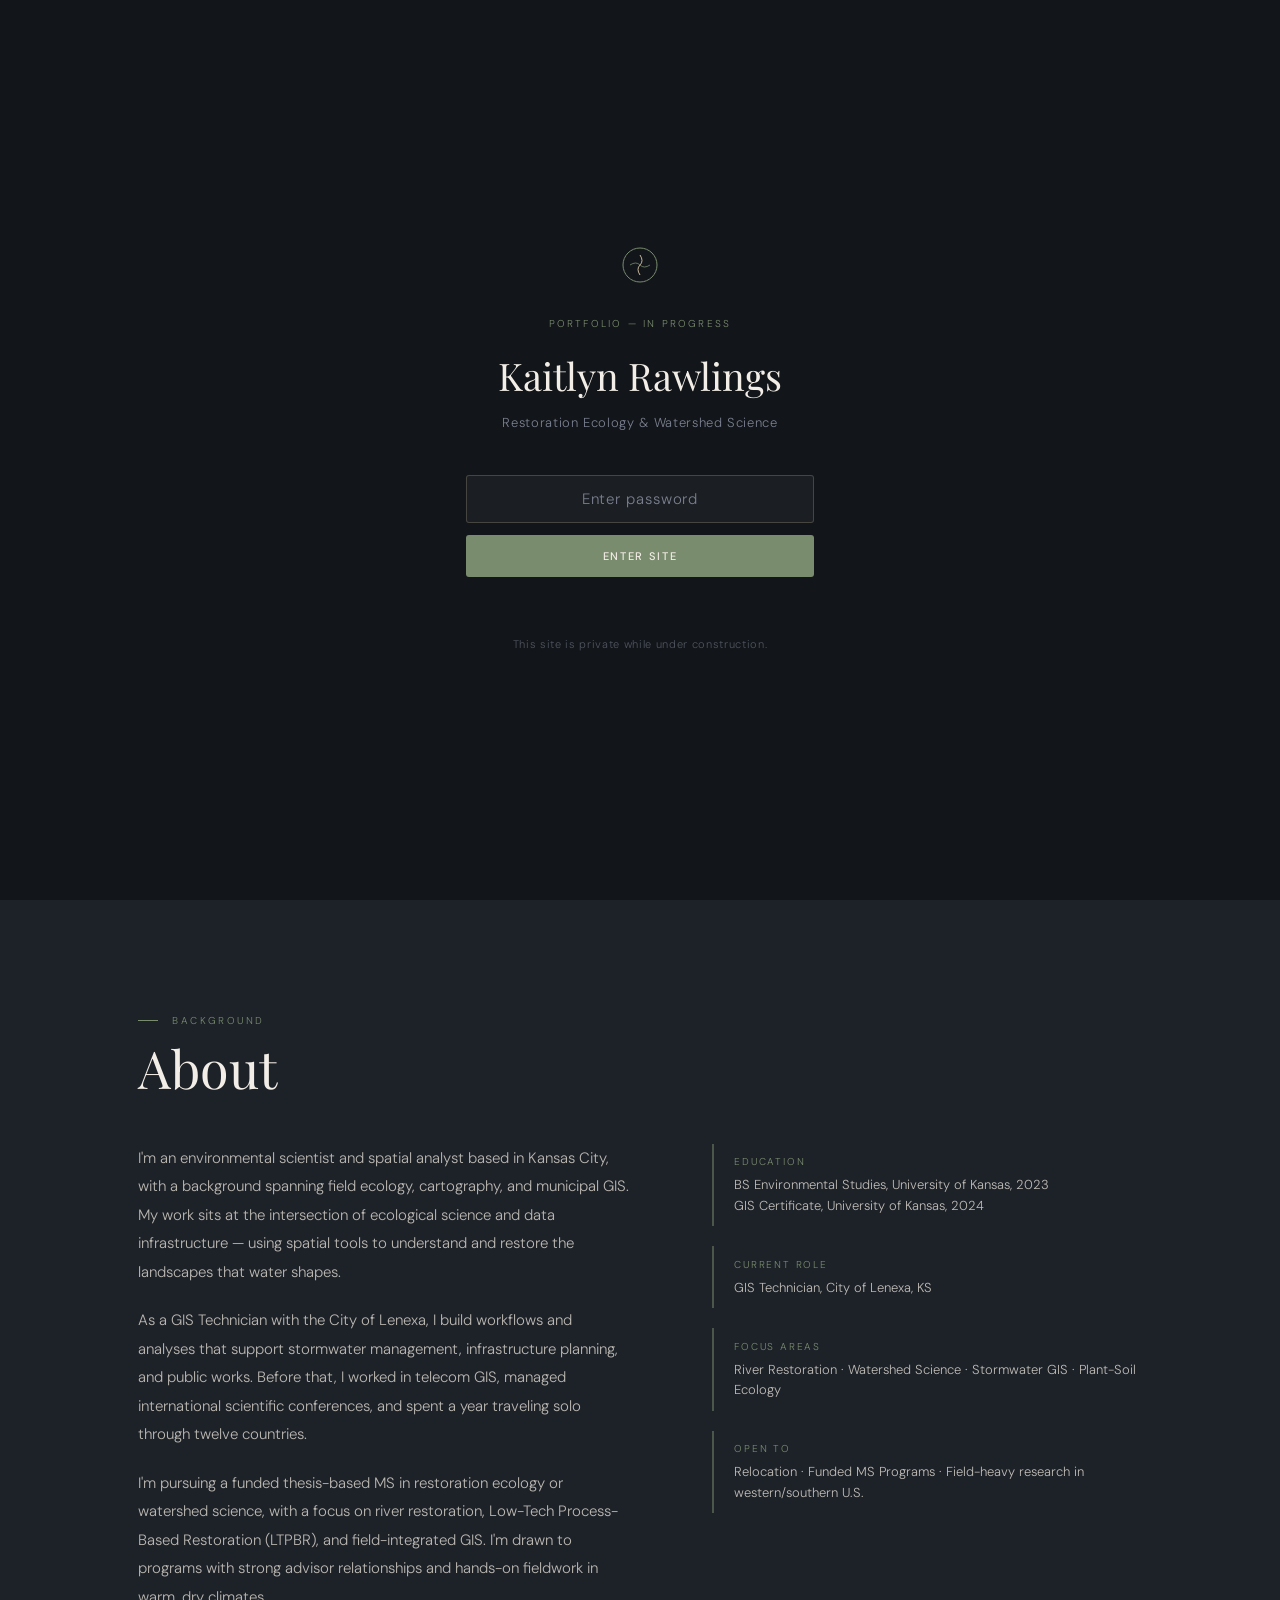
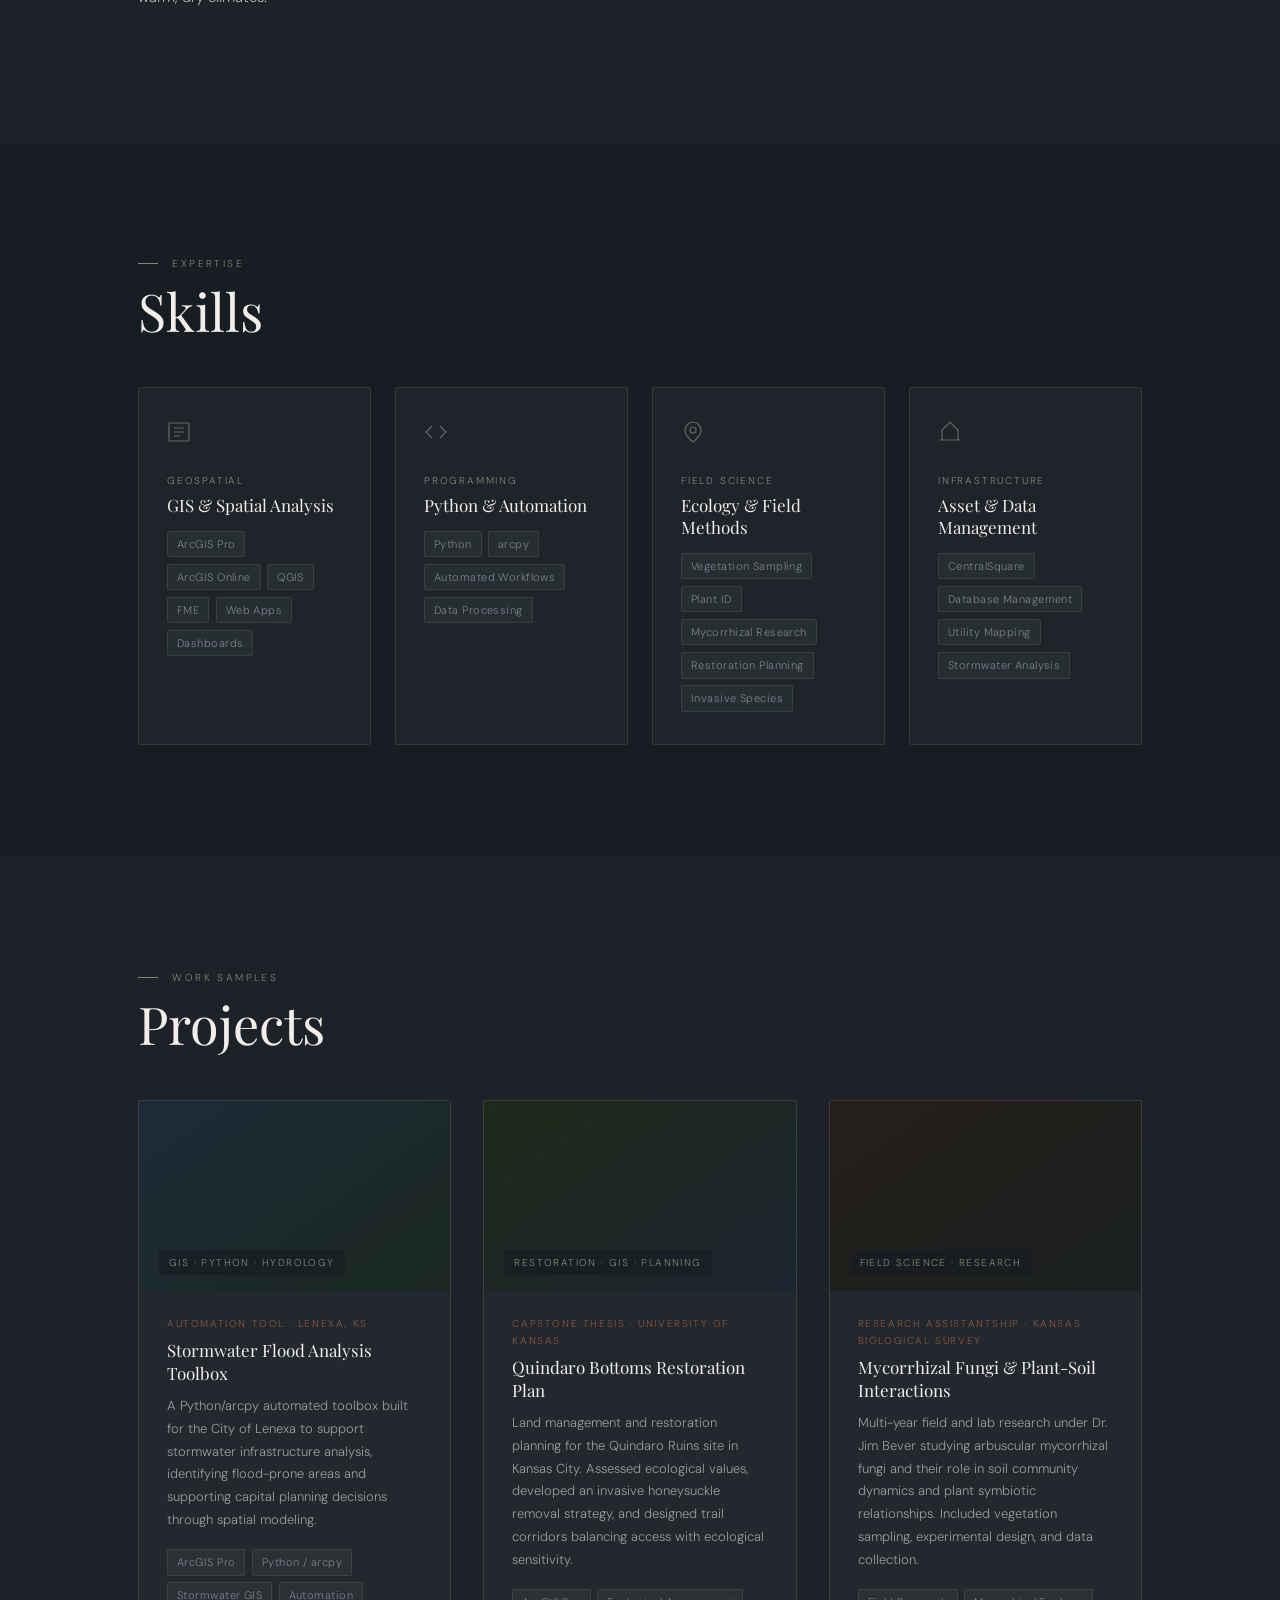
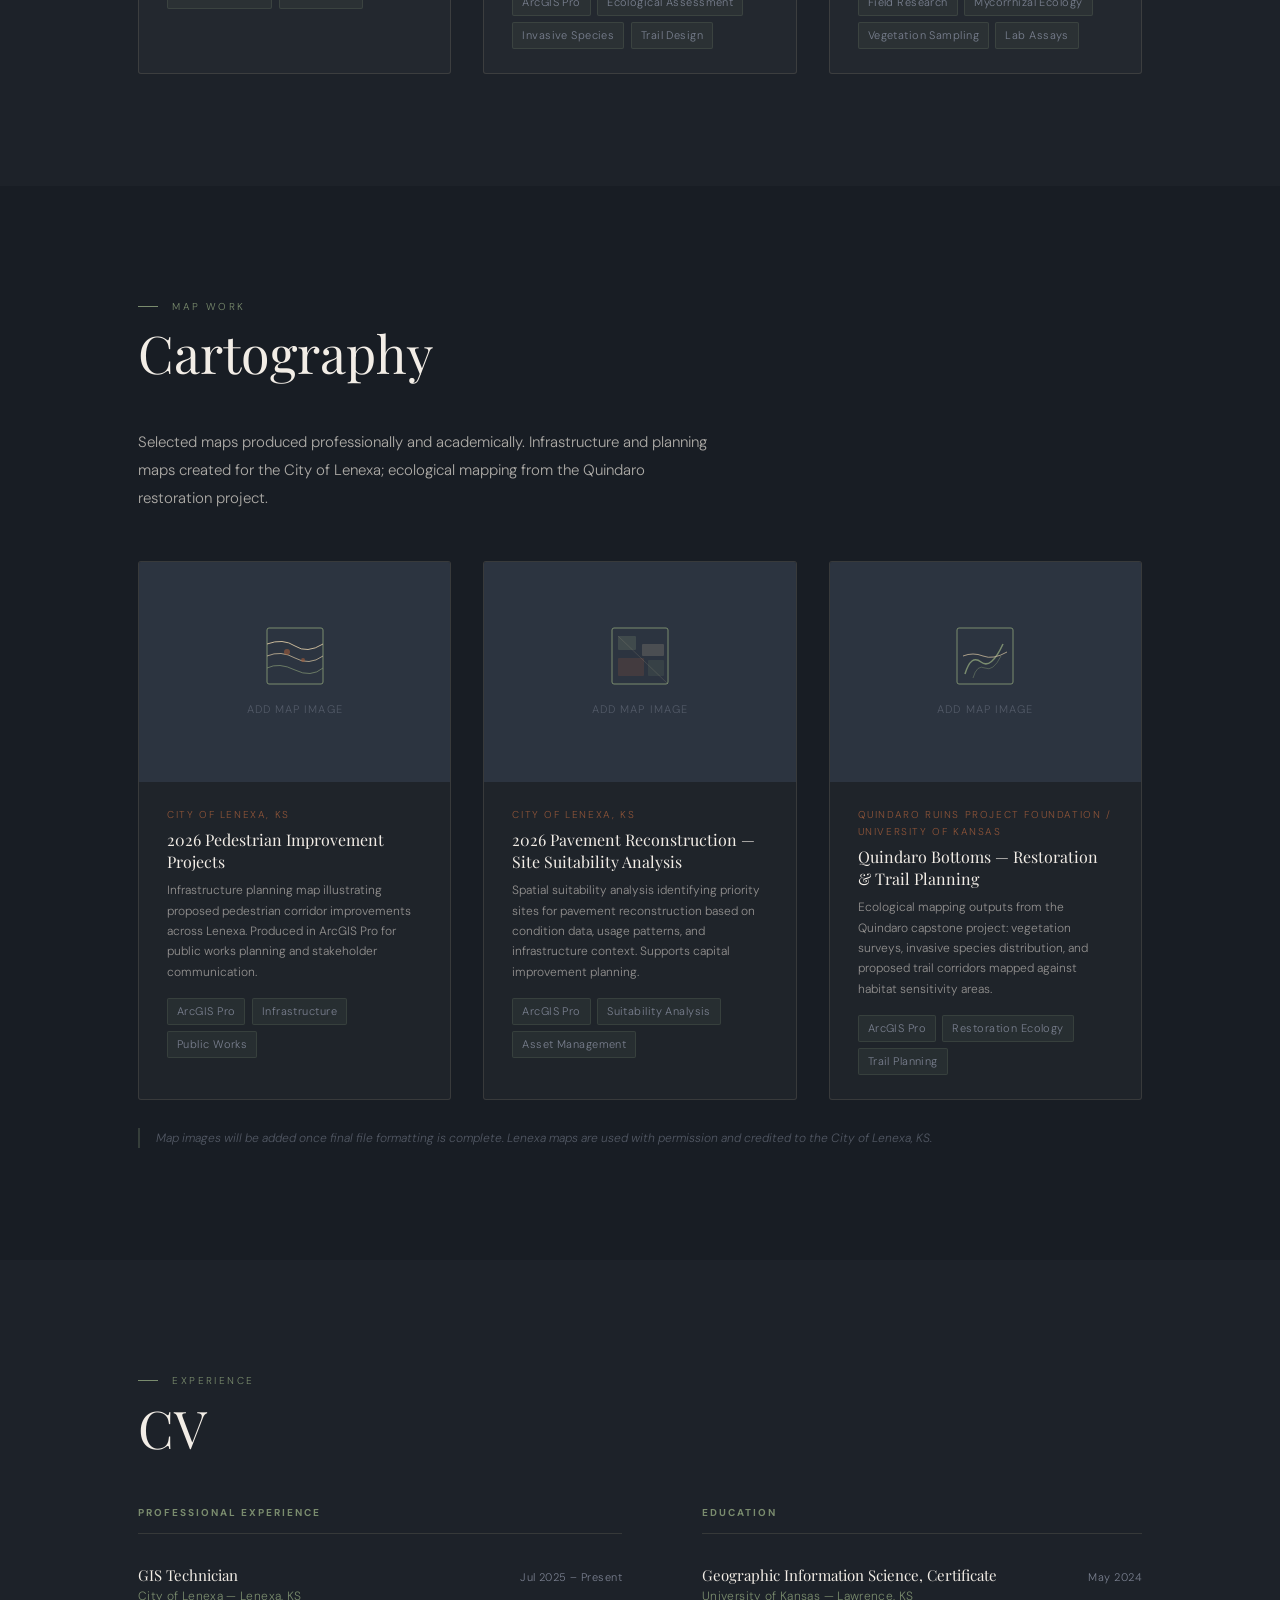
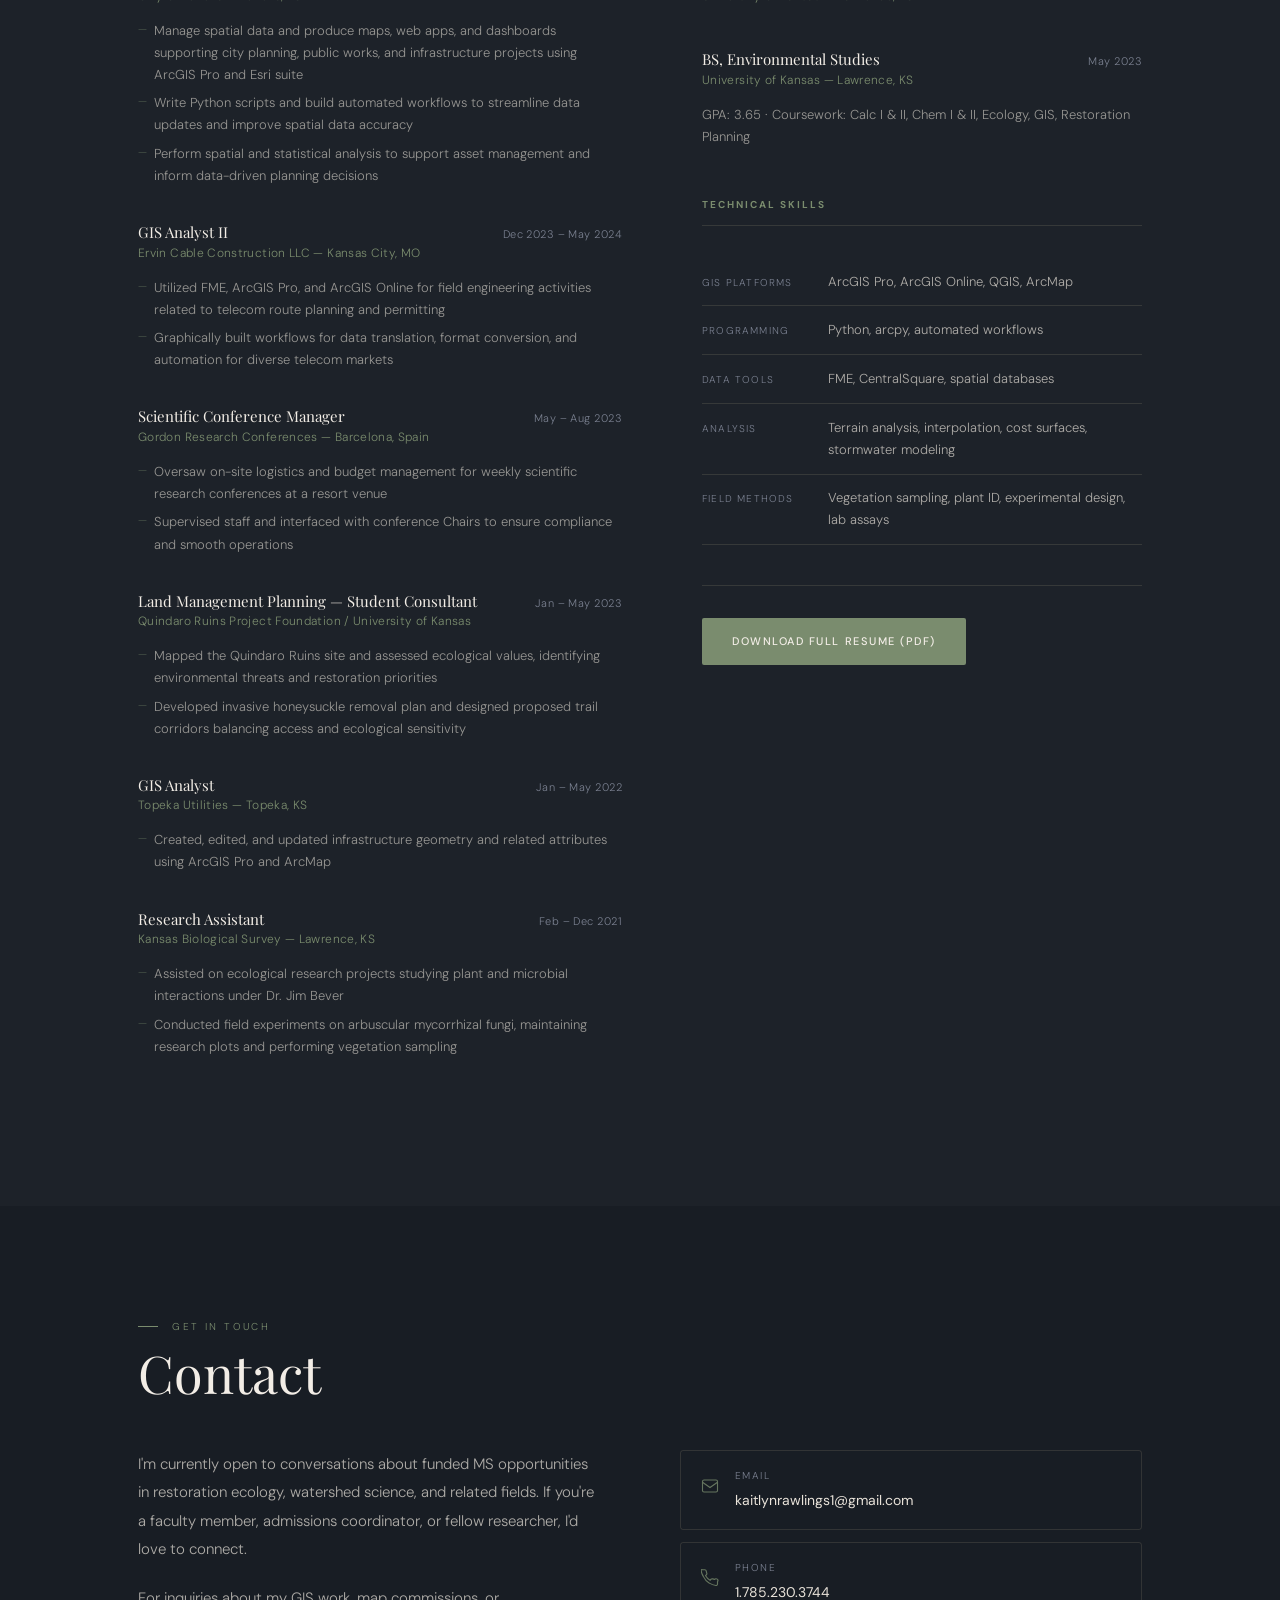
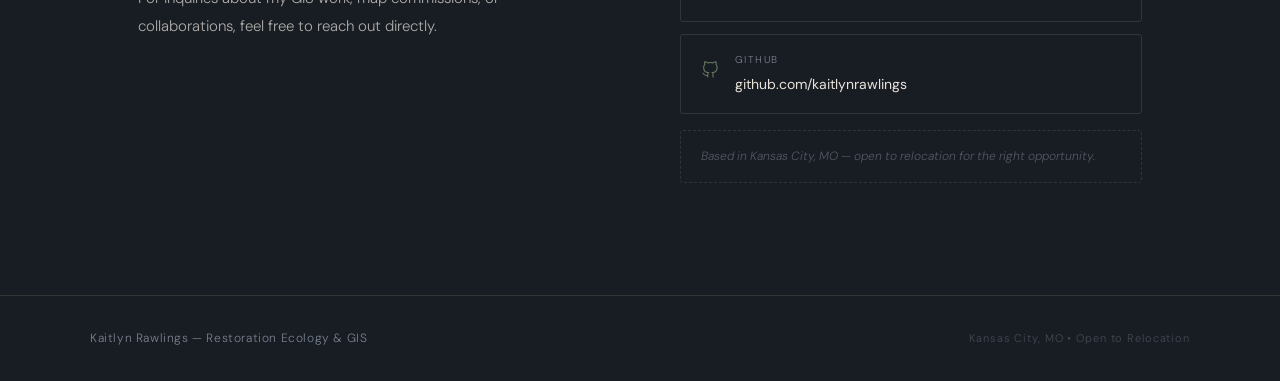
<file: kaitlyn-portfolio/kaitlyn-portfolio/index.html>
<!DOCTYPE html>
<html lang="en">
<head>
  <meta charset="UTF-8">
  <meta name="viewport" content="width=device-width, initial-scale=1.0">
  <title>Kaitlyn Rawlings — Restoration Ecology & GIS</title>
  <meta name="description" content="Environmental scientist and GIS analyst specializing in watershed science, river restoration, and spatial analysis.">
  <link rel="preconnect" href="https://fonts.googleapis.com">
  <link rel="preconnect" href="https://fonts.gstatic.com" crossorigin>
  <link href="https://fonts.googleapis.com/css2?family=Playfair+Display:ital,wght@0,400;0,600;1,400&family=DM+Sans:opsz,wght@9..40,300;9..40,400;9..40,500&display=swap" rel="stylesheet">
  <link rel="stylesheet" href="css/style.css">
</head>
<body>

  <!-- PASSWORD GATE -->
  <div id="gate">
    <div class="gate-inner">
      <div class="gate-mark">
        <svg width="36" height="36" viewBox="0 0 36 36" fill="none" xmlns="http://www.w3.org/2000/svg">
          <circle cx="18" cy="18" r="17" stroke="#7A8C6E" stroke-width="1"/>
          <path d="M18 8 Q22 14 18 18 Q14 22 18 28" stroke="#C8B89A" stroke-width="1" fill="none"/>
          <path d="M8 18 Q14 14 18 18 Q22 22 28 18" stroke="#7A8C6E" stroke-width="0.8" fill="none"/>
        </svg>
      </div>
      <p class="gate-eyebrow">Portfolio — In Progress</p>
      <h1 class="gate-title">Kaitlyn Rawlings</h1>
      <p class="gate-sub">Restoration Ecology &amp; Watershed Science</p>
      <div class="gate-form">
        <input type="password" id="pw-input" class="gate-input" placeholder="Enter password" autocomplete="current-password">
        <button class="gate-btn" onclick="checkPassword()">Enter Site</button>
      </div>
      <p class="gate-error" id="pw-error"></p>
      <p class="gate-note">This site is private while under construction.</p>
    </div>
  </div>

  <!-- TOPO SVG BACKGROUND -->
  <div class="topo-bg" aria-hidden="true">
    <svg viewBox="0 0 1440 900" preserveAspectRatio="xMidYMid slice" xmlns="http://www.w3.org/2000/svg">
      <path d="M-100,420 Q180,280 380,400 Q580,520 780,360 Q980,200 1180,380 Q1380,560 1560,340" fill="none" stroke="#C8B89A" stroke-width="0.9"/>
      <path d="M-100,455 Q180,315 380,435 Q580,555 780,395 Q980,235 1180,415 Q1380,595 1560,375" fill="none" stroke="#C8B89A" stroke-width="0.9"/>
      <path d="M-100,490 Q180,350 380,470 Q580,590 780,430 Q980,270 1180,450 Q1380,630 1560,410" fill="none" stroke="#C8B89A" stroke-width="0.9"/>
      <path d="M-100,525 Q180,385 380,505 Q580,625 780,465 Q980,305 1180,485 Q1380,665 1560,445" fill="none" stroke="#C8B89A" stroke-width="0.6"/>
      <path d="M-100,560 Q180,420 380,540 Q580,660 780,500 Q980,340 1180,520 Q1380,700 1560,480" fill="none" stroke="#7A8C6E" stroke-width="0.7"/>
      <path d="M-100,595 Q180,455 380,575 Q580,695 780,535 Q980,375 1180,555 Q1380,735 1560,515" fill="none" stroke="#7A8C6E" stroke-width="0.7"/>
      <path d="M-100,200 Q200,100 450,190 Q700,280 950,150 Q1200,20 1450,180" fill="none" stroke="#C8B89A" stroke-width="0.6"/>
      <path d="M-100,235 Q200,135 450,225 Q700,315 950,185 Q1200,55 1450,215" fill="none" stroke="#C8B89A" stroke-width="0.5"/>
    </svg>
  </div>

  <!-- NAVIGATION -->
  <nav id="main-nav">
    <div class="nav-inner">
      <a href="#hero" class="nav-brand">KR <span>/ Ecology &amp; GIS</span></a>
      <button class="nav-toggle" id="nav-toggle" aria-label="Toggle navigation">
        <span></span><span></span><span></span>
      </button>
      <ul class="nav-links" id="nav-links">
        <li><a href="#about">About</a></li>
        <li><a href="#skills">Skills</a></li>
        <li><a href="#portfolio">Projects</a></li>
        <li><a href="#cartography">Cartography</a></li>
        <li><a href="#resume">CV</a></li>
        <li><a href="#contact">Contact</a></li>
      </ul>
    </div>
  </nav>

  <!-- HERO -->
  <section id="hero">
    <div class="hero-inner">
      <p class="hero-eyebrow">
        <span class="eyebrow-line"></span>
        Restoration Ecology &bull; Watershed Science &bull; GIS
      </p>
      <h1 class="hero-name">
        Kaitlyn<br>
        <em>Rawlings</em>
      </h1>
      <p class="hero-tagline">Where rivers meet data.</p>
      <p class="hero-bio">
        Environmental scientist and GIS analyst with field roots in plant-soil ecology and professional expertise in hydrological spatial analysis. Currently seeking funded MS research in river restoration and watershed science.
      </p>
      <div class="hero-cta">
        <a href="#portfolio" class="btn-primary">View Projects</a>
        <a href="#contact" class="btn-ghost">Get in Touch</a>
      </div>
    </div>
    <div class="hero-scroll-hint" aria-hidden="true">
      <span>Scroll</span>
      <div class="scroll-line"></div>
    </div>
  </section>

  <!-- ABOUT -->
  <section id="about" class="section-alt">
    <div class="section-inner">
      <p class="section-eyebrow">Background</p>
      <h2 class="section-title">About</h2>
      <div class="about-grid">
        <div class="about-text">
          <p>I'm an environmental scientist and spatial analyst based in Kansas City, with a background spanning field ecology, cartography, and municipal GIS. My work sits at the intersection of ecological science and data infrastructure — using spatial tools to understand and restore the landscapes that water shapes.</p>
          <p>As a GIS Technician with the City of Lenexa, I build workflows and analyses that support stormwater management, infrastructure planning, and public works. Before that, I worked in telecom GIS, managed international scientific conferences, and spent a year traveling solo through twelve countries.</p>
          <p>I'm pursuing a funded thesis-based MS in restoration ecology or watershed science, with a focus on river restoration, Low-Tech Process-Based Restoration (LTPBR), and field-integrated GIS. I'm drawn to programs with strong advisor relationships and hands-on fieldwork in warm, dry climates.</p>
        </div>
        <div class="about-facts">
          <div class="fact-card">
            <p class="fact-label">Education</p>
            <p class="fact-value">BS Environmental Studies, University of Kansas, 2023<br>GIS Certificate, University of Kansas, 2024</p>
          </div>
          <div class="fact-card">
            <p class="fact-label">Current Role</p>
            <p class="fact-value">GIS Technician, City of Lenexa, KS</p>
          </div>
          <div class="fact-card">
            <p class="fact-label">Focus Areas</p>
            <p class="fact-value">River Restoration · Watershed Science · Stormwater GIS · Plant-Soil Ecology</p>
          </div>
          <div class="fact-card">
            <p class="fact-label">Open To</p>
            <p class="fact-value">Relocation · Funded MS Programs · Field-heavy research in western/southern U.S.</p>
          </div>
        </div>
      </div>
    </div>
  </section>

  <!-- SKILLS -->
  <section id="skills">
    <div class="section-inner">
      <p class="section-eyebrow">Expertise</p>
      <h2 class="section-title">Skills</h2>
      <div class="skills-grid">
        <div class="skill-card">
          <div class="skill-icon-wrap">
            <svg width="24" height="24" viewBox="0 0 24 24" fill="none" stroke="currentColor" stroke-width="1.2">
              <rect x="2" y="3" width="20" height="18" rx="1"/><path d="M7 8h10M7 12h10M7 16h6"/>
            </svg>
          </div>
          <p class="skill-cat">Geospatial</p>
          <h3 class="skill-name">GIS & Spatial Analysis</h3>
          <div class="skill-tags">
            <span class="tag">ArcGIS Pro</span>
            <span class="tag">ArcGIS Online</span>
            <span class="tag">QGIS</span>
            <span class="tag">FME</span>
            <span class="tag">Web Apps</span>
            <span class="tag">Dashboards</span>
          </div>
        </div>
        <div class="skill-card">
          <div class="skill-icon-wrap">
            <svg width="24" height="24" viewBox="0 0 24 24" fill="none" stroke="currentColor" stroke-width="1.2">
              <polyline points="16 18 22 12 16 6"/><polyline points="8 6 2 12 8 18"/>
            </svg>
          </div>
          <p class="skill-cat">Programming</p>
          <h3 class="skill-name">Python & Automation</h3>
          <div class="skill-tags">
            <span class="tag">Python</span>
            <span class="tag">arcpy</span>
            <span class="tag">Automated Workflows</span>
            <span class="tag">Data Processing</span>
          </div>
        </div>
        <div class="skill-card">
          <div class="skill-icon-wrap">
            <svg width="24" height="24" viewBox="0 0 24 24" fill="none" stroke="currentColor" stroke-width="1.2">
              <path d="M12 2C8 2 4 6 4 10c0 6 8 12 8 12s8-6 8-12c0-4-4-8-8-8z"/><circle cx="12" cy="10" r="3"/>
            </svg>
          </div>
          <p class="skill-cat">Field Science</p>
          <h3 class="skill-name">Ecology & Field Methods</h3>
          <div class="skill-tags">
            <span class="tag">Vegetation Sampling</span>
            <span class="tag">Plant ID</span>
            <span class="tag">Mycorrhizal Research</span>
            <span class="tag">Restoration Planning</span>
            <span class="tag">Invasive Species</span>
          </div>
        </div>
        <div class="skill-card">
          <div class="skill-icon-wrap">
            <svg width="24" height="24" viewBox="0 0 24 24" fill="none" stroke="currentColor" stroke-width="1.2">
              <path d="M2 20h20M4 20V10l8-8 8 8v10"/>
            </svg>
          </div>
          <p class="skill-cat">Infrastructure</p>
          <h3 class="skill-name">Asset & Data Management</h3>
          <div class="skill-tags">
            <span class="tag">CentralSquare</span>
            <span class="tag">Database Management</span>
            <span class="tag">Utility Mapping</span>
            <span class="tag">Stormwater Analysis</span>
          </div>
        </div>
      </div>
    </div>
  </section>

  <!-- PORTFOLIO -->
  <section id="portfolio" class="section-alt">
    <div class="section-inner">
      <p class="section-eyebrow">Work Samples</p>
      <h2 class="section-title">Projects</h2>
      <div class="portfolio-grid">

        <article class="project-card">
          <div class="project-thumb thumb-stormwater">
            <div class="thumb-overlay">
              <span class="thumb-tag">GIS · Python · Hydrology</span>
            </div>
          </div>
          <div class="project-body">
            <p class="project-type">Automation Tool · Lenexa, KS</p>
            <h3 class="project-name">Stormwater Flood Analysis Toolbox</h3>
            <p class="project-desc">A Python/arcpy automated toolbox built for the City of Lenexa to support stormwater infrastructure analysis, identifying flood-prone areas and supporting capital planning decisions through spatial modeling.</p>
            <div class="project-tags">
              <span class="tag">ArcGIS Pro</span>
              <span class="tag">Python / arcpy</span>
              <span class="tag">Stormwater GIS</span>
              <span class="tag">Automation</span>
            </div>
          </div>
        </article>

        <article class="project-card">
          <div class="project-thumb thumb-quindaro">
            <div class="thumb-overlay">
              <span class="thumb-tag">Restoration · GIS · Planning</span>
            </div>
          </div>
          <div class="project-body">
            <p class="project-type">Capstone Thesis · University of Kansas</p>
            <h3 class="project-name">Quindaro Bottoms Restoration Plan</h3>
            <p class="project-desc">Land management and restoration planning for the Quindaro Ruins site in Kansas City. Assessed ecological values, developed an invasive honeysuckle removal strategy, and designed trail corridors balancing access with ecological sensitivity.</p>
            <div class="project-tags">
              <span class="tag">ArcGIS Pro</span>
              <span class="tag">Ecological Assessment</span>
              <span class="tag">Invasive Species</span>
              <span class="tag">Trail Design</span>
            </div>
          </div>
        </article>

        <article class="project-card">
          <div class="project-thumb thumb-mycorrhizal">
            <div class="thumb-overlay">
              <span class="thumb-tag">Field Science · Research</span>
            </div>
          </div>
          <div class="project-body">
            <p class="project-type">Research Assistantship · Kansas Biological Survey</p>
            <h3 class="project-name">Mycorrhizal Fungi & Plant-Soil Interactions</h3>
            <p class="project-desc">Multi-year field and lab research under Dr. Jim Bever studying arbuscular mycorrhizal fungi and their role in soil community dynamics and plant symbiotic relationships. Included vegetation sampling, experimental design, and data collection.</p>
            <div class="project-tags">
              <span class="tag">Field Research</span>
              <span class="tag">Mycorrhizal Ecology</span>
              <span class="tag">Vegetation Sampling</span>
              <span class="tag">Lab Assays</span>
            </div>
          </div>
        </article>

      </div>
    </div>
  </section>

  <!-- CARTOGRAPHY -->
  <section id="cartography">
    <div class="section-inner">
      <p class="section-eyebrow">Map Work</p>
      <h2 class="section-title">Cartography</h2>
      <p class="carto-intro">Selected maps produced professionally and academically. Infrastructure and planning maps created for the City of Lenexa; ecological mapping from the Quindaro restoration project.</p>
      <div class="carto-grid">

        <article class="map-card">
          <div class="map-thumb">
            <!-- Replace with: <img src="maps/pedestrian-improvements-2026.jpg" alt="2026 Pedestrian Improvement Projects map"> -->
            <div class="map-placeholder">
              <svg width="64" height="64" viewBox="0 0 64 64" fill="none" xmlns="http://www.w3.org/2000/svg" aria-hidden="true">
                <rect x="4" y="4" width="56" height="56" rx="2" stroke="#7A8C6E" stroke-width="1"/>
                <path d="M4 20 Q20 14 32 22 Q44 30 60 20" stroke="#C8B89A" stroke-width="1" fill="none"/>
                <path d="M4 32 Q18 26 32 34 Q46 42 60 32" stroke="#C8B89A" stroke-width="0.8" fill="none"/>
                <path d="M4 44 Q16 38 32 46 Q48 54 60 44" stroke="#7A8C6E" stroke-width="0.8" fill="none"/>
                <circle cx="24" cy="28" r="3" fill="#A05C3A" opacity="0.6"/>
                <circle cx="40" cy="36" r="2" fill="#A05C3A" opacity="0.6"/>
              </svg>
              <p class="map-placeholder-text">Add map image</p>
            </div>
          </div>
          <div class="map-info">
            <p class="map-org">City of Lenexa, KS</p>
            <h3 class="map-title">2026 Pedestrian Improvement Projects</h3>
            <p class="map-desc">Infrastructure planning map illustrating proposed pedestrian corridor improvements across Lenexa. Produced in ArcGIS Pro for public works planning and stakeholder communication.</p>
            <div class="map-meta">
              <span class="tag">ArcGIS Pro</span>
              <span class="tag">Infrastructure</span>
              <span class="tag">Public Works</span>
            </div>
          </div>
        </article>

        <article class="map-card">
          <div class="map-thumb">
            <!-- Replace with: <img src="maps/pavement-suitability-2026.jpg" alt="2026 Pavement Reconstruction Site Suitability Analysis map"> -->
            <div class="map-placeholder">
              <svg width="64" height="64" viewBox="0 0 64 64" fill="none" xmlns="http://www.w3.org/2000/svg" aria-hidden="true">
                <rect x="4" y="4" width="56" height="56" rx="2" stroke="#7A8C6E" stroke-width="1"/>
                <rect x="10" y="12" width="18" height="14" rx="1" fill="#7A8C6E" opacity="0.25"/>
                <rect x="34" y="20" width="22" height="12" rx="1" fill="#C8B89A" opacity="0.2"/>
                <rect x="10" y="34" width="26" height="18" rx="1" fill="#A05C3A" opacity="0.2"/>
                <rect x="40" y="36" width="16" height="16" rx="1" fill="#7A8C6E" opacity="0.15"/>
                <path d="M10 12 L60 60" stroke="#C8B89A" stroke-width="0.5" opacity="0.3"/>
              </svg>
              <p class="map-placeholder-text">Add map image</p>
            </div>
          </div>
          <div class="map-info">
            <p class="map-org">City of Lenexa, KS</p>
            <h3 class="map-title">2026 Pavement Reconstruction — Site Suitability Analysis</h3>
            <p class="map-desc">Spatial suitability analysis identifying priority sites for pavement reconstruction based on condition data, usage patterns, and infrastructure context. Supports capital improvement planning.</p>
            <div class="map-meta">
              <span class="tag">ArcGIS Pro</span>
              <span class="tag">Suitability Analysis</span>
              <span class="tag">Asset Management</span>
            </div>
          </div>
        </article>

        <article class="map-card">
          <div class="map-thumb">
            <!-- Replace with: <img src="maps/quindaro-restoration.jpg" alt="Quindaro Bottoms restoration mapping outputs"> -->
            <div class="map-placeholder">
              <svg width="64" height="64" viewBox="0 0 64 64" fill="none" xmlns="http://www.w3.org/2000/svg" aria-hidden="true">
                <rect x="4" y="4" width="56" height="56" rx="2" stroke="#7A8C6E" stroke-width="1"/>
                <path d="M12 50 Q18 30 28 38 Q38 46 50 20" stroke="#7A8C6E" stroke-width="1.5" fill="none"/>
                <path d="M20 54 Q24 40 32 44 Q40 48 48 32" stroke="#7A8C6E" stroke-width="1" fill="none" opacity="0.5"/>
                <path d="M10 32 Q20 28 30 32 Q40 36 54 28" stroke="#C8B89A" stroke-width="0.8" fill="none"/>
              </svg>
              <p class="map-placeholder-text">Add map image</p>
            </div>
          </div>
          <div class="map-info">
            <p class="map-org">Quindaro Ruins Project Foundation / University of Kansas</p>
            <h3 class="map-title">Quindaro Bottoms — Restoration &amp; Trail Planning</h3>
            <p class="map-desc">Ecological mapping outputs from the Quindaro capstone project: vegetation surveys, invasive species distribution, and proposed trail corridors mapped against habitat sensitivity areas.</p>
            <div class="map-meta">
              <span class="tag">ArcGIS Pro</span>
              <span class="tag">Restoration Ecology</span>
              <span class="tag">Trail Planning</span>
            </div>
          </div>
        </article>

      </div>
      <p class="carto-note">Map images will be added once final file formatting is complete. Lenexa maps are used with permission and credited to the City of Lenexa, KS.</p>
    </div>
  </section>

  <!-- RESUME / CV -->
  <section id="resume" class="section-alt">
    <div class="section-inner">
      <p class="section-eyebrow">Experience</p>
      <h2 class="section-title">CV</h2>
      <div class="resume-layout">
        <div class="resume-col">
          <h3 class="resume-col-title">Professional Experience</h3>

          <div class="resume-item">
            <div class="resume-header">
              <div>
                <h4 class="resume-role">GIS Technician</h4>
                <p class="resume-org">City of Lenexa — Lenexa, KS</p>
              </div>
              <span class="resume-date">Jul 2025 – Present</span>
            </div>
            <ul class="resume-bullets">
              <li>Manage spatial data and produce maps, web apps, and dashboards supporting city planning, public works, and infrastructure projects using ArcGIS Pro and Esri suite</li>
              <li>Write Python scripts and build automated workflows to streamline data updates and improve spatial data accuracy</li>
              <li>Perform spatial and statistical analysis to support asset management and inform data-driven planning decisions</li>
            </ul>
          </div>

          <div class="resume-item">
            <div class="resume-header">
              <div>
                <h4 class="resume-role">GIS Analyst II</h4>
                <p class="resume-org">Ervin Cable Construction LLC — Kansas City, MO</p>
              </div>
              <span class="resume-date">Dec 2023 – May 2024</span>
            </div>
            <ul class="resume-bullets">
              <li>Utilized FME, ArcGIS Pro, and ArcGIS Online for field engineering activities related to telecom route planning and permitting</li>
              <li>Graphically built workflows for data translation, format conversion, and automation for diverse telecom markets</li>
            </ul>
          </div>

          <div class="resume-item">
            <div class="resume-header">
              <div>
                <h4 class="resume-role">Scientific Conference Manager</h4>
                <p class="resume-org">Gordon Research Conferences — Barcelona, Spain</p>
              </div>
              <span class="resume-date">May – Aug 2023</span>
            </div>
            <ul class="resume-bullets">
              <li>Oversaw on-site logistics and budget management for weekly scientific research conferences at a resort venue</li>
              <li>Supervised staff and interfaced with conference Chairs to ensure compliance and smooth operations</li>
            </ul>
          </div>

          <div class="resume-item">
            <div class="resume-header">
              <div>
                <h4 class="resume-role">Land Management Planning — Student Consultant</h4>
                <p class="resume-org">Quindaro Ruins Project Foundation / University of Kansas</p>
              </div>
              <span class="resume-date">Jan – May 2023</span>
            </div>
            <ul class="resume-bullets">
              <li>Mapped the Quindaro Ruins site and assessed ecological values, identifying environmental threats and restoration priorities</li>
              <li>Developed invasive honeysuckle removal plan and designed proposed trail corridors balancing access and ecological sensitivity</li>
            </ul>
          </div>

          <div class="resume-item">
            <div class="resume-header">
              <div>
                <h4 class="resume-role">GIS Analyst</h4>
                <p class="resume-org">Topeka Utilities — Topeka, KS</p>
              </div>
              <span class="resume-date">Jan – May 2022</span>
            </div>
            <ul class="resume-bullets">
              <li>Created, edited, and updated infrastructure geometry and related attributes using ArcGIS Pro and ArcMap</li>
            </ul>
          </div>

          <div class="resume-item">
            <div class="resume-header">
              <div>
                <h4 class="resume-role">Research Assistant</h4>
                <p class="resume-org">Kansas Biological Survey — Lawrence, KS</p>
              </div>
              <span class="resume-date">Feb – Dec 2021</span>
            </div>
            <ul class="resume-bullets">
              <li>Assisted on ecological research projects studying plant and microbial interactions under Dr. Jim Bever</li>
              <li>Conducted field experiments on arbuscular mycorrhizal fungi, maintaining research plots and performing vegetation sampling</li>
            </ul>
          </div>

        </div>

        <div class="resume-col">
          <h3 class="resume-col-title">Education</h3>

          <div class="resume-item">
            <div class="resume-header">
              <div>
                <h4 class="resume-role">Geographic Information Science, Certificate</h4>
                <p class="resume-org">University of Kansas — Lawrence, KS</p>
              </div>
              <span class="resume-date">May 2024</span>
            </div>
          </div>

          <div class="resume-item">
            <div class="resume-header">
              <div>
                <h4 class="resume-role">BS, Environmental Studies</h4>
                <p class="resume-org">University of Kansas — Lawrence, KS</p>
              </div>
              <span class="resume-date">May 2023</span>
            </div>
            <p class="resume-detail">GPA: 3.65 · Coursework: Calc I &amp; II, Chem I &amp; II, Ecology, GIS, Restoration Planning</p>
          </div>

          <h3 class="resume-col-title" style="margin-top: 3rem;">Technical Skills</h3>

          <div class="skills-list">
            <div class="skill-row">
              <span class="skill-row-label">GIS Platforms</span>
              <span class="skill-row-val">ArcGIS Pro, ArcGIS Online, QGIS, ArcMap</span>
            </div>
            <div class="skill-row">
              <span class="skill-row-label">Programming</span>
              <span class="skill-row-val">Python, arcpy, automated workflows</span>
            </div>
            <div class="skill-row">
              <span class="skill-row-label">Data Tools</span>
              <span class="skill-row-val">FME, CentralSquare, spatial databases</span>
            </div>
            <div class="skill-row">
              <span class="skill-row-label">Analysis</span>
              <span class="skill-row-val">Terrain analysis, interpolation, cost surfaces, stormwater modeling</span>
            </div>
            <div class="skill-row">
              <span class="skill-row-label">Field Methods</span>
              <span class="skill-row-val">Vegetation sampling, plant ID, experimental design, lab assays</span>
            </div>
          </div>

          <div class="resume-download">
            <a href="assets/Kaitlyn_Rawlings_Resume_2026.pdf" class="btn-primary" download>Download Full Resume (PDF)</a>
          </div>
        </div>

      </div>
    </div>
  </section>

  <!-- CONTACT -->
  <section id="contact">
    <div class="section-inner">
      <p class="section-eyebrow">Get in Touch</p>
      <h2 class="section-title">Contact</h2>
      <div class="contact-grid">
        <div class="contact-left">
          <p class="contact-text">I'm currently open to conversations about funded MS opportunities in restoration ecology, watershed science, and related fields. If you're a faculty member, admissions coordinator, or fellow researcher, I'd love to connect.</p>
          <p class="contact-text">For inquiries about my GIS work, map commissions, or collaborations, feel free to reach out directly.</p>
        </div>
        <div class="contact-right">
          <a href="mailto:kaitlynrawlings1@gmail.com" class="contact-link">
            <div class="contact-link-icon">
              <svg width="18" height="18" viewBox="0 0 24 24" fill="none" stroke="currentColor" stroke-width="1.5"><rect x="2" y="4" width="20" height="16" rx="2"/><path d="M2 7l10 7 10-7"/></svg>
            </div>
            <div>
              <span class="contact-link-type">Email</span>
              <span class="contact-link-val">kaitlynrawlings1@gmail.com</span>
            </div>
          </a>
          <a href="tel:17852303744" class="contact-link">
            <div class="contact-link-icon">
              <svg width="18" height="18" viewBox="0 0 24 24" fill="none" stroke="currentColor" stroke-width="1.5"><path d="M22 16.92v3a2 2 0 01-2.18 2 19.79 19.79 0 01-8.63-3.07A19.5 19.5 0 013.07 9.81a19.79 19.79 0 01-3.07-8.67A2 2 0 012 .99h3a2 2 0 012 1.72 12.84 12.84 0 00.7 2.81 2 2 0 01-.45 2.11L6.09 8.91a16 16 0 006 6l1.27-1.27a2 2 0 012.11-.45 12.84 12.84 0 002.81.7A2 2 0 0122 16.92z"/></svg>
            </div>
            <div>
              <span class="contact-link-type">Phone</span>
              <span class="contact-link-val">1.785.230.3744</span>
            </div>
          </a>
          <a href="https://github.com/" target="_blank" rel="noopener" class="contact-link">
            <div class="contact-link-icon">
              <svg width="18" height="18" viewBox="0 0 24 24" fill="none" stroke="currentColor" stroke-width="1.5"><path d="M9 19c-5 1.5-5-2.5-7-3m14 6v-3.87a3.37 3.37 0 00-.94-2.61c3.14-.35 6.44-1.54 6.44-7A5.44 5.44 0 0020 4.77 5.07 5.07 0 0019.91 1S18.73.65 16 2.48a13.38 13.38 0 00-7 0C6.27.65 5.09 1 5.09 1A5.07 5.07 0 005 4.77a5.44 5.44 0 00-1.5 3.78c0 5.42 3.3 6.61 6.44 7A3.37 3.37 0 009 18.13V22"/></svg>
            </div>
            <div>
              <span class="contact-link-type">GitHub</span>
              <span class="contact-link-val">github.com/kaitlynrawlings</span>
            </div>
          </a>
          <p class="contact-note">Based in Kansas City, MO — open to relocation for the right opportunity.</p>
        </div>
      </div>
    </div>
  </section>

  <!-- FOOTER -->
  <footer>
    <div class="footer-inner">
      <p class="footer-left">Kaitlyn Rawlings &mdash; Restoration Ecology &amp; GIS</p>
      <p class="footer-right">Kansas City, MO &bull; Open to Relocation</p>
    </div>
  </footer>

  <script src="js/main.js"></script>
</body>
</html>
</file>
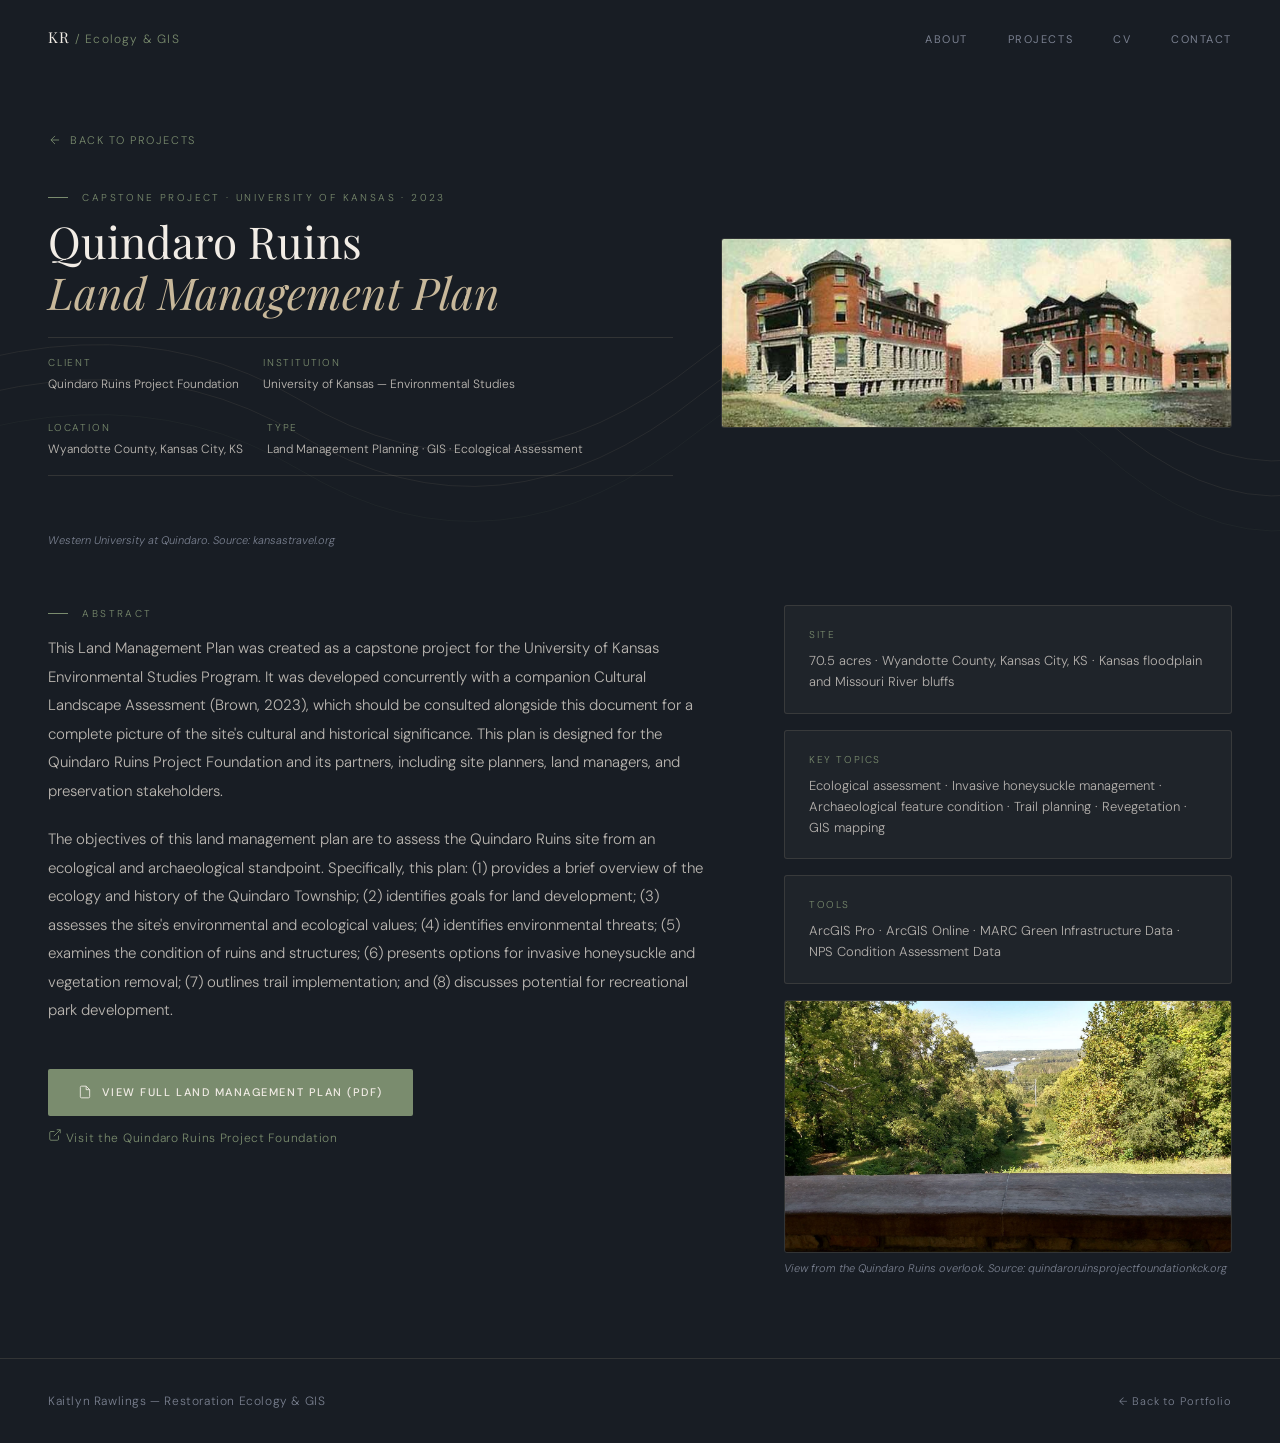
<file: projects/quindaro.html>
<!DOCTYPE html>
<html lang="en">
<head>
  <meta charset="UTF-8">
  <meta name="viewport" content="width=device-width, initial-scale=1.0">
  <title>Quindaro Ruins Land Management Plan — Kaitlyn Rawlings</title>
  <link rel="preconnect" href="https://fonts.googleapis.com">
  <link rel="preconnect" href="https://fonts.gstatic.com" crossorigin>
  <link href="https://fonts.googleapis.com/css2?family=Playfair+Display:ital,wght@0,400;0,600;1,400&family=DM+Sans:opsz,wght@9..40,300;9..40,400;9..40,500&display=swap" rel="stylesheet">
  <link rel="stylesheet" href="../css/style.css">
  <style>
    .pp { max-width: 1400px; margin: 0 auto; padding: 8rem 3rem 5rem; position: relative; z-index: 1; }
    .project-back { display: inline-flex; align-items: center; gap: 0.5rem; font-size: 11px; letter-spacing: 0.14em; text-transform: uppercase; color: var(--sage); text-decoration: none; margin-bottom: 2.5rem; transition: color 0.2s; }
    .project-back:hover { color: var(--sand); }
    .project-back svg { width: 14px; height: 14px; }

    /* HEADER + HERO SIDE BY SIDE */
    .header-hero { display: grid; grid-template-columns: 1.1fr 0.9fr; gap: 3rem; align-items: center; margin-bottom: 3.5rem; }
    .ph h1 { font-family: 'Playfair Display', serif; font-size: clamp(28px, 3.5vw, 44px); color: var(--cream); font-weight: 400; line-height: 1.15; margin-bottom: 1.25rem; }
    .pmeta { display: flex; flex-wrap: wrap; gap: 1.5rem; padding: 1rem 0; border-top: 1px solid var(--line); border-bottom: 1px solid var(--line); }
    .mi { display: flex; flex-direction: column; gap: 0.2rem; }
    .ml { font-size: 10px; letter-spacing: 0.18em; text-transform: uppercase; color: var(--sage); }
    .mv { font-size: 12px; color: rgba(232,226,217,0.8); }
    .hero-img { width: 100%; border-radius: 3px; border: 1px solid var(--line); display: block; }

    /* CONTENT */
    .content-grid { display: grid; grid-template-columns: 1.5fr 1fr; gap: 4rem; align-items: start; }
    .ptxt { font-size: 15px; color: rgba(232,226,217,0.78); line-height: 1.9; margin-bottom: 1.25rem; }
    .sc { background: rgba(255,255,255,0.03); border: 1px solid var(--line); border-radius: 3px; padding: 1.25rem 1.5rem; margin-bottom: 1rem; }
    .scl { font-size: 10px; letter-spacing: 0.16em; text-transform: uppercase; color: var(--sage); margin-bottom: 0.5rem; }
    .scv { font-size: 13px; color: rgba(232,226,217,0.75); line-height: 1.6; }
    .side-img { width: 100%; border-radius: 3px; border: 1px solid var(--line); display: block; margin-top: 1rem; }
    .doc-btn { display: inline-flex; align-items: center; gap: 0.6rem; font-size: 11px; margin-top: 1.5rem; }
    .site-link { display: inline-flex; align-items: center; gap: 0.5rem; font-size: 12px; color: var(--sage); text-decoration: none; letter-spacing: 0.06em; transition: color 0.2s; margin-top: 0.75rem; display: block; }
    .site-link:hover { color: var(--sand); }

    @media (max-width: 900px) {
      .pp { padding: 7rem 1.5rem 4rem; }
      .header-hero { grid-template-columns: 1fr; gap: 2rem; }
      .content-grid { grid-template-columns: 1fr; gap: 2.5rem; }
    }
  </style>
</head>
<body>

  <div class="topo-bg" aria-hidden="true">
    <svg viewBox="0 0 1440 900" preserveAspectRatio="xMidYMid slice" xmlns="http://www.w3.org/2000/svg">
      <path d="M-100,420 Q180,280 380,400 Q580,520 780,360 Q980,200 1180,380 Q1380,560 1560,340" fill="none" stroke="#C8B89A" stroke-width="0.9"/>
      <path d="M-100,455 Q180,315 380,435 Q580,555 780,395 Q980,235 1180,415 Q1380,595 1560,375" fill="none" stroke="#C8B89A" stroke-width="0.9"/>
      <path d="M-100,490 Q180,350 380,470 Q580,590 780,430 Q980,270 1180,450 Q1380,630 1560,410" fill="none" stroke="#7A8C6E" stroke-width="0.7"/>
    </svg>
  </div>

  <nav id="main-nav" class="scrolled">
    <div class="nav-inner">
      <a href="../index.html" class="nav-brand">KR <span>/ Ecology &amp; GIS</span></a>
      <ul class="nav-links">
        <li><a href="../index.html#about">About</a></li>
        <li><a href="../index.html#portfolio">Projects</a></li>
        <li><a href="../index.html#resume">CV</a></li>
        <li><a href="../index.html#contact">Contact</a></li>
      </ul>
    </div>
  </nav>

  <main class="pp">

    <a href="../index.html#portfolio" class="project-back">
      <svg viewBox="0 0 24 24" fill="none" stroke="currentColor" stroke-width="1.5"><path d="M19 12H5M5 12l7-7M5 12l7 7"/></svg>
      Back to Projects
    </a>

    <!-- HEADER LEFT / PHOTO RIGHT -->
    <div class="header-hero">
      <div class="ph">
        <p class="section-eyebrow">Capstone Project · University of Kansas · 2023</p>
        <h1>Quindaro Ruins<br><em style="font-style:italic; color: var(--sand);">Land Management Plan</em></h1>
        <div class="pmeta">
          <div class="mi"><span class="ml">Client</span><span class="mv">Quindaro Ruins Project Foundation</span></div>
          <div class="mi"><span class="ml">Institution</span><span class="mv">University of Kansas — Environmental Studies</span></div>
          <div class="mi"><span class="ml">Location</span><span class="mv">Wyandotte County, Kansas City, KS</span></div>
          <div class="mi"><span class="ml">Type</span><span class="mv">Land Management Planning · GIS · Ecological Assessment</span></div>
        </div>
      </div>
      <img src="quindaro_western_university.jpg" alt="Western University at Quindaro — historic photograph" class="hero-img">
      <p style="font-size:11px;color:var(--muted);margin-top:0.4rem;font-style:italic;">Western University at Quindaro. Source: kansastravel.org</p>
    </div>

    <!-- ABSTRACT + SIDEBAR -->
    <div class="content-grid">
      <div>
        <p class="section-eyebrow" style="margin-bottom: 0.75rem;">Abstract</p>
        <p class="ptxt">This Land Management Plan was created as a capstone project for the University of Kansas Environmental Studies Program. It was developed concurrently with a companion Cultural Landscape Assessment (Brown, 2023), which should be consulted alongside this document for a complete picture of the site's cultural and historical significance. This plan is designed for the Quindaro Ruins Project Foundation and its partners, including site planners, land managers, and preservation stakeholders.</p>
        <p class="ptxt">The objectives of this land management plan are to assess the Quindaro Ruins site from an ecological and archaeological standpoint. Specifically, this plan: (1) provides a brief overview of the ecology and history of the Quindaro Township; (2) identifies goals for land development; (3) assesses the site's environmental and ecological values; (4) identifies environmental threats; (5) examines the condition of ruins and structures; (6) presents options for invasive honeysuckle and vegetation removal; (7) outlines trail implementation; and (8) discusses potential for recreational park development.</p>

        <a href="../assets/Quindaro_LMP.pdf" target="_blank" rel="noopener" class="btn-primary doc-btn">
          <svg width="14" height="14" viewBox="0 0 24 24" fill="none" stroke="currentColor" stroke-width="1.5"><path d="M14 2H6a2 2 0 00-2 2v16a2 2 0 002 2h12a2 2 0 002-2V8z"/><polyline points="14 2 14 8 20 8"/></svg>
          View Full Land Management Plan (PDF)
        </a>

        <a href="https://quindaroruinsprojectfoundationkck.org" target="_blank" rel="noopener" class="site-link">
          <svg width="14" height="14" viewBox="0 0 24 24" fill="none" stroke="currentColor" stroke-width="1.5"><path d="M18 13v6a2 2 0 01-2 2H5a2 2 0 01-2-2V8a2 2 0 012-2h6"/><polyline points="15 3 21 3 21 9"/><line x1="10" y1="14" x2="21" y2="3"/></svg>
          Visit the Quindaro Ruins Project Foundation
        </a>
      </div>

      <div>
        <div class="sc">
          <p class="scl">Site</p>
          <p class="scv">70.5 acres · Wyandotte County, Kansas City, KS · Kansas floodplain and Missouri River bluffs</p>
        </div>
        <div class="sc">
          <p class="scl">Key Topics</p>
          <p class="scv">Ecological assessment · Invasive honeysuckle management · Archaeological feature condition · Trail planning · Revegetation · GIS mapping</p>
        </div>
        <div class="sc">
          <p class="scl">Tools</p>
          <p class="scv">ArcGIS Pro · ArcGIS Online · MARC Green Infrastructure Data · NPS Condition Assessment Data</p>
        </div>
        <img src="quindaro_overlook.jpg" alt="View from the Quindaro Ruins overlook toward the Missouri River" class="side-img">
        <p style="font-size:11px;color:var(--muted);margin-top:0.4rem;font-style:italic;">View from the Quindaro Ruins overlook. Source: quindaroruinsprojectfoundationkck.org</p>
      </div>
    </div>

  </main>

  <footer style="position: relative; z-index: 1;">
    <div class="footer-inner">
      <p class="footer-left">Kaitlyn Rawlings &mdash; Restoration Ecology &amp; GIS</p>
      <p class="footer-right"><a href="../index.html" style="color: var(--muted); text-decoration: none;">← Back to Portfolio</a></p>
    </div>
  </footer>

  <script>
    const nav = document.getElementById('main-nav');
    window.addEventListener('scroll', () => {
      nav.classList.toggle('scrolled', window.scrollY > 60);
    }, { passive: true });
  </script>
</body>
</html>
</file>
<file: kaitlyn-portfolio/kaitlyn-portfolio/css/style.css>
/* ================================================
   Kaitlyn Rawlings — Portfolio
   Topographic Field Science Aesthetic
   ================================================ */

:root {
  --sand:    #C8B89A;
  --sage:    #7A8C6E;
  --slate:   #2C3440;
  --deep:    #181D24;
  --deeper:  #121519;
  --fog:     #E8E2D9;
  --cream:   #F2EDE6;
  --rust:    #A05C3A;
  --muted:   #7A8090;
  --line:    rgba(200,184,154,0.15);
  --line-md: rgba(200,184,154,0.25);
}

/* ---- RESET ---- */
*, *::before, *::after { box-sizing: border-box; margin: 0; padding: 0; }
html { scroll-behavior: smooth; font-size: 16px; }

body {
  background: var(--deep);
  color: var(--fog);
  font-family: 'DM Sans', 'Helvetica Neue', sans-serif;
  font-weight: 300;
  line-height: 1.7;
  overflow-x: hidden;
  -webkit-font-smoothing: antialiased;
}

img { max-width: 100%; display: block; }
a { color: inherit; }

/* ---- PASSWORD GATE ---- */
#gate {
  position: fixed;
  inset: 0;
  z-index: 9999;
  background: var(--deeper);
  display: flex;
  align-items: center;
  justify-content: center;
  transition: opacity 0.6s ease;
}
#gate.hidden {
  opacity: 0;
  pointer-events: none;
}

.gate-inner {
  text-align: center;
  max-width: 380px;
  width: 90%;
  padding: 0 1rem;
}

.gate-mark {
  display: flex;
  justify-content: center;
  margin-bottom: 2rem;
}

.gate-eyebrow {
  font-size: 10px;
  letter-spacing: 0.22em;
  text-transform: uppercase;
  color: var(--sage);
  margin-bottom: 0.75rem;
}

.gate-title {
  font-family: 'Playfair Display', Georgia, serif;
  font-size: 38px;
  color: var(--cream);
  font-weight: 400;
  margin-bottom: 0.25rem;
}

.gate-sub {
  font-size: 13px;
  color: var(--muted);
  letter-spacing: 0.05em;
  margin-bottom: 2.5rem;
}

.gate-form {
  display: flex;
  flex-direction: column;
  gap: 0.75rem;
}

.gate-input {
  background: rgba(255,255,255,0.04);
  border: 1px solid rgba(200,184,154,0.25);
  color: var(--fog);
  font-family: 'DM Sans', sans-serif;
  font-size: 15px;
  font-weight: 300;
  padding: 13px 18px;
  border-radius: 3px;
  outline: none;
  letter-spacing: 0.06em;
  transition: border-color 0.2s;
  text-align: center;
}
.gate-input::placeholder { color: var(--muted); }
.gate-input:focus { border-color: var(--sand); }

.gate-btn {
  background: var(--sage);
  color: var(--cream);
  border: none;
  font-family: 'DM Sans', sans-serif;
  font-size: 11px;
  font-weight: 500;
  letter-spacing: 0.15em;
  text-transform: uppercase;
  padding: 14px;
  border-radius: 3px;
  cursor: pointer;
  transition: background 0.2s;
}
.gate-btn:hover { background: #6A7C5E; }

.gate-error {
  font-size: 12px;
  color: #C07060;
  margin-top: 0.5rem;
  min-height: 18px;
  letter-spacing: 0.04em;
}

.gate-note {
  font-size: 11px;
  color: rgba(122,128,144,0.6);
  margin-top: 2rem;
  letter-spacing: 0.06em;
}

/* ---- TOPO BG ---- */
.topo-bg {
  position: fixed;
  inset: 0;
  z-index: 0;
  pointer-events: none;
  opacity: 0.1;
  overflow: hidden;
}
.topo-bg svg { width: 100%; height: 100%; }

/* ---- NAV ---- */
#main-nav {
  position: fixed;
  top: 0; left: 0; right: 0;
  z-index: 100;
  transition: background 0.3s;
}
#main-nav.scrolled {
  background: rgba(24,29,36,0.96);
  backdrop-filter: blur(12px);
  border-bottom: 1px solid var(--line);
}

.nav-inner {
  max-width: 1200px;
  margin: 0 auto;
  padding: 1.5rem 3rem;
  display: flex;
  align-items: center;
  justify-content: space-between;
}

.nav-brand {
  font-family: 'Playfair Display', serif;
  font-size: 15px;
  letter-spacing: 0.06em;
  color: var(--cream);
  text-decoration: none;
}
.nav-brand span {
  color: var(--sage);
  font-family: 'DM Sans', sans-serif;
  font-size: 12px;
  font-weight: 300;
  letter-spacing: 0.1em;
}

.nav-links {
  display: flex;
  gap: 2.5rem;
  list-style: none;
}
.nav-links a {
  color: var(--muted);
  text-decoration: none;
  font-size: 11px;
  letter-spacing: 0.14em;
  text-transform: uppercase;
  transition: color 0.2s;
  font-weight: 400;
}
.nav-links a:hover { color: var(--sand); }

.nav-toggle {
  display: none;
  flex-direction: column;
  gap: 5px;
  background: none;
  border: none;
  cursor: pointer;
  padding: 4px;
}
.nav-toggle span {
  display: block;
  width: 22px; height: 1px;
  background: var(--fog);
  transition: all 0.3s;
}

/* ---- SECTIONS ---- */
section { position: relative; z-index: 1; }

.section-alt { background: rgba(255,255,255,0.025); }

.section-inner {
  max-width: 1100px;
  margin: 0 auto;
  padding: 7rem 3rem;
}

.section-eyebrow {
  font-size: 10px;
  letter-spacing: 0.24em;
  text-transform: uppercase;
  color: var(--sage);
  margin-bottom: 0.6rem;
  display: flex;
  align-items: center;
  gap: 0.9rem;
}
.section-eyebrow::before {
  content: '';
  display: block;
  width: 20px; height: 1px;
  background: var(--sage);
  flex-shrink: 0;
}

.section-title {
  font-family: 'Playfair Display', serif;
  font-size: clamp(34px, 4.5vw, 52px);
  color: var(--cream);
  line-height: 1.1;
  margin-bottom: 3rem;
  font-weight: 400;
}

/* ---- HERO ---- */
#hero {
  min-height: 100vh;
  display: flex;
  align-items: center;
  padding: 9rem 3rem 5rem;
  position: relative;
}

.hero-inner {
  max-width: 700px;
}

.hero-eyebrow {
  display: flex;
  align-items: center;
  gap: 1rem;
  font-size: 11px;
  letter-spacing: 0.2em;
  text-transform: uppercase;
  color: var(--sage);
  margin-bottom: 1.75rem;
}

.eyebrow-line {
  display: block;
  width: 40px; height: 1px;
  background: var(--sage);
  flex-shrink: 0;
}

.hero-name {
  font-family: 'Playfair Display', serif;
  font-size: clamp(60px, 9vw, 104px);
  line-height: 1.0;
  color: var(--cream);
  margin-bottom: 0.2em;
  font-weight: 400;
}
.hero-name em {
  font-style: italic;
  color: var(--sand);
}

.hero-tagline {
  font-family: 'Playfair Display', serif;
  font-size: clamp(18px, 2.5vw, 26px);
  color: var(--sage);
  font-style: italic;
  margin-bottom: 1.75rem;
}

.hero-bio {
  font-size: 16px;
  color: rgba(232,226,217,0.72);
  max-width: 540px;
  line-height: 1.9;
  margin-bottom: 2.75rem;
}

.hero-cta {
  display: flex;
  gap: 1rem;
  flex-wrap: wrap;
}

.btn-primary {
  background: var(--sage);
  color: var(--cream);
  text-decoration: none;
  font-size: 11px;
  font-weight: 500;
  letter-spacing: 0.14em;
  text-transform: uppercase;
  padding: 14px 30px;
  border-radius: 2px;
  transition: background 0.2s;
  display: inline-block;
}
.btn-primary:hover { background: #6A7C5E; color: var(--cream); }

.btn-ghost {
  border: 1px solid rgba(200,184,154,0.35);
  color: var(--sand);
  text-decoration: none;
  font-size: 11px;
  font-weight: 400;
  letter-spacing: 0.14em;
  text-transform: uppercase;
  padding: 14px 30px;
  border-radius: 2px;
  transition: all 0.2s;
  display: inline-block;
}
.btn-ghost:hover {
  border-color: var(--sand);
  background: rgba(200,184,154,0.07);
  color: var(--sand);
}

.hero-scroll-hint {
  position: absolute;
  bottom: 2.5rem;
  left: 3rem;
  display: flex;
  align-items: center;
  gap: 1rem;
  color: var(--muted);
  font-size: 10px;
  letter-spacing: 0.18em;
  text-transform: uppercase;
}
.scroll-line {
  width: 1px;
  height: 40px;
  background: linear-gradient(to bottom, var(--muted), transparent);
}

/* ---- ABOUT ---- */
.about-grid {
  display: grid;
  grid-template-columns: 1.15fr 1fr;
  gap: 5rem;
  align-items: start;
}

.about-text p {
  color: rgba(232,226,217,0.78);
  font-size: 15px;
  margin-bottom: 1.25rem;
  line-height: 1.9;
}

.about-facts { display: flex; flex-direction: column; gap: 1.25rem; }

.fact-card {
  border-left: 2px solid rgba(122,140,110,0.5);
  padding: 0.6rem 0 0.6rem 1.25rem;
}
.fact-label {
  font-size: 10px;
  letter-spacing: 0.18em;
  text-transform: uppercase;
  color: var(--sage);
  margin-bottom: 0.3rem;
}
.fact-value {
  font-size: 13px;
  color: rgba(232,226,217,0.8);
  line-height: 1.6;
}

/* ---- SKILLS ---- */
.skills-grid {
  display: grid;
  grid-template-columns: repeat(auto-fit, minmax(230px, 1fr));
  gap: 1.5rem;
}

.skill-card {
  background: rgba(255,255,255,0.03);
  border: 1px solid var(--line);
  border-radius: 3px;
  padding: 2rem 1.75rem;
  transition: border-color 0.3s;
}
.skill-card:hover { border-color: var(--line-md); }

.skill-icon-wrap {
  color: var(--sage);
  margin-bottom: 1.25rem;
  opacity: 0.7;
}

.skill-cat {
  font-size: 10px;
  letter-spacing: 0.18em;
  text-transform: uppercase;
  color: var(--sage);
  margin-bottom: 0.3rem;
}

.skill-name {
  font-family: 'Playfair Display', serif;
  font-size: 17px;
  color: var(--cream);
  margin-bottom: 0.9rem;
  font-weight: 400;
  line-height: 1.3;
}

.skill-tags { display: flex; flex-wrap: wrap; gap: 0.4rem; }

.tag {
  font-size: 11px;
  letter-spacing: 0.04em;
  color: var(--muted);
  background: rgba(122,140,110,0.1);
  border: 1px solid rgba(122,140,110,0.2);
  padding: 3px 9px;
  border-radius: 2px;
}

/* ---- PORTFOLIO ---- */
.portfolio-grid {
  display: grid;
  grid-template-columns: repeat(auto-fit, minmax(300px, 1fr));
  gap: 2rem;
}

.project-card {
  background: rgba(255,255,255,0.03);
  border: 1px solid var(--line);
  border-radius: 3px;
  overflow: hidden;
  transition: transform 0.35s ease, border-color 0.3s;
}
.project-card:hover {
  transform: translateY(-5px);
  border-color: var(--line-md);
}

.project-thumb {
  height: 190px;
  position: relative;
  overflow: hidden;
}
.thumb-stormwater {
  background: linear-gradient(145deg, #1e2a38 0%, #1a2820 100%);
}
.thumb-quindaro {
  background: linear-gradient(145deg, #1f2a1a 0%, #1a2530 100%);
}
.thumb-mycorrhizal {
  background: linear-gradient(145deg, #251f1a 0%, #1a2020 100%);
}

.thumb-overlay {
  position: absolute;
  inset: 0;
  display: flex;
  align-items: flex-end;
  padding: 1rem 1.25rem;
}
.thumb-tag {
  font-size: 10px;
  letter-spacing: 0.14em;
  text-transform: uppercase;
  color: var(--sage);
  background: rgba(24,29,36,0.7);
  padding: 4px 10px;
  border-radius: 2px;
  backdrop-filter: blur(4px);
}

.project-body { padding: 1.5rem 1.75rem; }

.project-type {
  font-size: 10px;
  letter-spacing: 0.16em;
  text-transform: uppercase;
  color: var(--rust);
  margin-bottom: 0.4rem;
  opacity: 0.85;
}

.project-name {
  font-family: 'Playfair Display', serif;
  font-size: 17px;
  color: var(--cream);
  margin-bottom: 0.65rem;
  line-height: 1.35;
  font-weight: 400;
}

.project-desc {
  font-size: 13px;
  color: rgba(232,226,217,0.62);
  line-height: 1.75;
  margin-bottom: 1.1rem;
}

.project-tags { display: flex; flex-wrap: wrap; gap: 0.4rem; }

/* ---- CARTOGRAPHY ---- */
.carto-intro {
  max-width: 580px;
  color: rgba(232,226,217,0.72);
  font-size: 15px;
  margin-bottom: 3rem;
  line-height: 1.85;
}

.carto-grid {
  display: grid;
  grid-template-columns: repeat(auto-fit, minmax(300px, 1fr));
  gap: 2rem;
  margin-bottom: 1.75rem;
}

.map-card {
  background: rgba(255,255,255,0.03);
  border: 1px solid var(--line);
  border-radius: 3px;
  overflow: hidden;
  transition: transform 0.35s ease, border-color 0.3s;
}
.map-card:hover {
  transform: translateY(-5px);
  border-color: var(--line-md);
}

.map-thumb {
  height: 220px;
  background: var(--slate);
  display: flex;
  align-items: center;
  justify-content: center;
  overflow: hidden;
  position: relative;
}
.map-thumb img {
  width: 100%;
  height: 100%;
  object-fit: cover;
  transition: transform 0.4s ease;
}
.map-card:hover .map-thumb img { transform: scale(1.03); }

.map-placeholder {
  display: flex;
  flex-direction: column;
  align-items: center;
  gap: 0.75rem;
}
.map-placeholder-text {
  font-size: 11px;
  letter-spacing: 0.1em;
  text-transform: uppercase;
  color: rgba(122,128,144,0.5);
}

.map-info { padding: 1.5rem 1.75rem; }

.map-org {
  font-size: 10px;
  letter-spacing: 0.16em;
  text-transform: uppercase;
  color: var(--rust);
  margin-bottom: 0.4rem;
  opacity: 0.85;
}

.map-title {
  font-family: 'Playfair Display', serif;
  font-size: 16px;
  color: var(--cream);
  margin-bottom: 0.5rem;
  line-height: 1.35;
  font-weight: 400;
}

.map-desc {
  font-size: 12px;
  color: rgba(232,226,217,0.58);
  line-height: 1.7;
  margin-bottom: 1rem;
}

.map-meta { display: flex; flex-wrap: wrap; gap: 0.4rem; }

.carto-note {
  font-size: 12px;
  color: rgba(122,128,144,0.6);
  border-left: 2px solid rgba(122,140,110,0.3);
  padding-left: 1rem;
  line-height: 1.7;
  font-style: italic;
}

/* ---- RESUME ---- */
.resume-layout {
  display: grid;
  grid-template-columns: 1.1fr 1fr;
  gap: 5rem;
  align-items: start;
}

.resume-col-title {
  font-size: 10px;
  letter-spacing: 0.2em;
  text-transform: uppercase;
  color: var(--sage);
  margin-bottom: 2rem;
  padding-bottom: 0.75rem;
  border-bottom: 1px solid var(--line);
}

.resume-item { margin-bottom: 2.25rem; }

.resume-header {
  display: flex;
  justify-content: space-between;
  align-items: flex-start;
  gap: 1rem;
  margin-bottom: 0.35rem;
}

.resume-role {
  font-family: 'Playfair Display', serif;
  font-size: 15px;
  color: var(--cream);
  font-weight: 400;
  line-height: 1.3;
}

.resume-date {
  font-size: 11px;
  color: var(--muted);
  letter-spacing: 0.04em;
  white-space: nowrap;
  flex-shrink: 0;
  padding-top: 2px;
}

.resume-org {
  font-size: 12px;
  color: var(--sage);
  margin-bottom: 0.5rem;
  letter-spacing: 0.03em;
}

.resume-bullets {
  list-style: none;
  display: flex;
  flex-direction: column;
  gap: 0.4rem;
}
.resume-bullets li {
  font-size: 13px;
  color: rgba(232,226,217,0.6);
  line-height: 1.7;
  padding-left: 1rem;
  position: relative;
}
.resume-bullets li::before {
  content: '—';
  position: absolute;
  left: 0;
  color: rgba(122,140,110,0.5);
  font-size: 11px;
}

.resume-detail {
  font-size: 13px;
  color: rgba(232,226,217,0.6);
  line-height: 1.7;
}

.skills-list { display: flex; flex-direction: column; gap: 0; }

.skill-row {
  display: grid;
  grid-template-columns: 110px 1fr;
  gap: 1rem;
  padding: 0.8rem 0;
  border-bottom: 1px solid var(--line);
  align-items: baseline;
}

.skill-row-label {
  font-size: 10px;
  letter-spacing: 0.12em;
  text-transform: uppercase;
  color: var(--muted);
  flex-shrink: 0;
}

.skill-row-val {
  font-size: 13px;
  color: rgba(232,226,217,0.72);
}

.resume-download {
  margin-top: 2.5rem;
  padding-top: 2rem;
  border-top: 1px solid var(--line);
}

/* ---- CONTACT ---- */
.contact-grid {
  display: grid;
  grid-template-columns: 1fr 1fr;
  gap: 5rem;
  align-items: start;
}

.contact-text {
  font-size: 15px;
  color: rgba(232,226,217,0.72);
  line-height: 1.9;
  margin-bottom: 1.25rem;
}

.contact-right { display: flex; flex-direction: column; gap: 0.75rem; }

.contact-link {
  display: flex;
  align-items: center;
  gap: 1rem;
  text-decoration: none;
  padding: 1rem 1.25rem;
  border: 1px solid var(--line);
  border-radius: 3px;
  transition: all 0.2s;
  color: var(--fog);
}
.contact-link:hover {
  border-color: var(--line-md);
  background: rgba(255,255,255,0.02);
  color: var(--sand);
}

.contact-link-icon {
  color: var(--sage);
  flex-shrink: 0;
  opacity: 0.8;
}

.contact-link-type {
  display: block;
  font-size: 10px;
  letter-spacing: 0.14em;
  text-transform: uppercase;
  color: var(--muted);
  margin-bottom: 2px;
}

.contact-link-val {
  font-size: 14px;
  font-weight: 400;
}

.contact-note {
  font-size: 12px;
  color: rgba(122,128,144,0.6);
  padding: 1rem 1.25rem;
  border: 1px dashed rgba(200,184,154,0.15);
  border-radius: 3px;
  line-height: 1.6;
  margin-top: 0.25rem;
  font-style: italic;
}

/* ---- FOOTER ---- */
footer {
  position: relative;
  z-index: 1;
  border-top: 1px solid var(--line);
  padding: 2rem 3rem;
}

.footer-inner {
  max-width: 1100px;
  margin: 0 auto;
  display: flex;
  justify-content: space-between;
  align-items: center;
}

.footer-left {
  font-size: 12px;
  color: var(--muted);
  letter-spacing: 0.05em;
}

.footer-right {
  font-size: 11px;
  color: rgba(122,128,144,0.45);
  letter-spacing: 0.08em;
}

/* ---- SCROLL ANIMATIONS ---- */
.fade-up {
  opacity: 0;
  transform: translateY(28px);
  transition: opacity 0.75s ease, transform 0.75s ease;
}
.fade-up.visible {
  opacity: 1;
  transform: translateY(0);
}

/* ---- RESPONSIVE ---- */
@media (max-width: 900px) {
  .about-grid,
  .resume-layout,
  .contact-grid { grid-template-columns: 1fr; gap: 3rem; }

  .nav-inner { padding: 1.25rem 1.5rem; }
  .nav-links { display: none; flex-direction: column; gap: 0; }
  .nav-links.open {
    display: flex;
    position: absolute;
    top: 100%;
    left: 0; right: 0;
    background: rgba(18,21,25,0.98);
    border-bottom: 1px solid var(--line);
    padding: 1rem 1.5rem 1.5rem;
  }
  .nav-links.open li a {
    display: block;
    padding: 0.7rem 0;
    border-bottom: 1px solid var(--line);
  }
  .nav-toggle { display: flex; }

  #hero { padding: 8rem 1.5rem 4rem; }
  .section-inner { padding: 5rem 1.5rem; }
  .hero-scroll-hint { left: 1.5rem; }
  footer { padding: 1.5rem; }
  .footer-inner { flex-direction: column; gap: 0.4rem; text-align: center; }
}

@media (max-width: 580px) {
  .hero-name { font-size: 52px; }
  .portfolio-grid, .carto-grid { grid-template-columns: 1fr; }
  .skills-grid { grid-template-columns: 1fr; }
}
</file>
<file: css/style.css>
/* ================================================
   Kaitlyn Rawlings — Portfolio
   Topographic Field Science Aesthetic
   ================================================ */

:root {
  --sand:    #C8B89A;
  --sage:    #7A8C6E;
  --slate:   #2C3440;
  --deep:    #181D24;
  --deeper:  #121519;
  --fog:     #E8E2D9;
  --cream:   #F2EDE6;
  --rust:    #A05C3A;
  --muted:   #7A8090;
  --line:    rgba(200,184,154,0.15);
  --line-md: rgba(200,184,154,0.25);
}

/* ---- RESET ---- */
*, *::before, *::after { box-sizing: border-box; margin: 0; padding: 0; }
html { scroll-behavior: smooth; font-size: 16px; }

body {
  background: var(--deep);
  color: var(--fog);
  font-family: 'DM Sans', 'Helvetica Neue', sans-serif;
  font-weight: 300;
  line-height: 1.7;
  overflow-x: hidden;
  -webkit-font-smoothing: antialiased;
}

img { max-width: 100%; display: block; }
a { color: inherit; }

/* ---- PASSWORD GATE ---- */
#gate {
  position: fixed;
  inset: 0;
  z-index: 9999;
  background: var(--deeper);
  display: flex;
  align-items: center;
  justify-content: center;
  transition: opacity 0.6s ease;
}
#gate.hidden {
  opacity: 0;
  pointer-events: none;
}

.gate-inner {
  text-align: center;
  max-width: 380px;
  width: 90%;
  padding: 0 1rem;
}

.gate-mark {
  display: flex;
  justify-content: center;
  margin-bottom: 2rem;
}

.gate-eyebrow {
  font-size: 10px;
  letter-spacing: 0.22em;
  text-transform: uppercase;
  color: var(--sage);
  margin-bottom: 0.75rem;
}

.gate-title {
  font-family: 'Playfair Display', Georgia, serif;
  font-size: 38px;
  color: var(--cream);
  font-weight: 400;
  margin-bottom: 0.25rem;
}

.gate-sub {
  font-size: 13px;
  color: var(--muted);
  letter-spacing: 0.05em;
  margin-bottom: 2.5rem;
}

.gate-form {
  display: flex;
  flex-direction: column;
  gap: 0.75rem;
}

.gate-input {
  background: rgba(255,255,255,0.04);
  border: 1px solid rgba(200,184,154,0.25);
  color: var(--fog);
  font-family: 'DM Sans', sans-serif;
  font-size: 15px;
  font-weight: 300;
  padding: 13px 18px;
  border-radius: 3px;
  outline: none;
  letter-spacing: 0.06em;
  transition: border-color 0.2s;
  text-align: center;
}
.gate-input::placeholder { color: var(--muted); }
.gate-input:focus { border-color: var(--sand); }

.gate-btn {
  background: var(--sage);
  color: var(--cream);
  border: none;
  font-family: 'DM Sans', sans-serif;
  font-size: 11px;
  font-weight: 500;
  letter-spacing: 0.15em;
  text-transform: uppercase;
  padding: 14px;
  border-radius: 3px;
  cursor: pointer;
  transition: background 0.2s;
}
.gate-btn:hover { background: #6A7C5E; }

.gate-error {
  font-size: 12px;
  color: #C07060;
  margin-top: 0.5rem;
  min-height: 18px;
  letter-spacing: 0.04em;
}

.gate-note {
  font-size: 11px;
  color: rgba(122,128,144,0.6);
  margin-top: 2rem;
  letter-spacing: 0.06em;
}

/* ---- TOPO BG ---- */
.topo-bg {
  position: fixed;
  inset: 0;
  z-index: 0;
  pointer-events: none;
  opacity: 0.1;
  overflow: hidden;
}
.topo-bg svg { width: 100%; height: 100%; }

/* ---- NAV ---- */
#main-nav {
  position: fixed;
  top: 0; left: 0; right: 0;
  z-index: 100;
  transition: background 0.3s;
}
#main-nav.scrolled {
  background: rgba(24,29,36,0.96);
  backdrop-filter: blur(12px);
  border-bottom: 1px solid var(--line);
}

.nav-inner {
  max-width: 1400px;
  margin: 0 auto;
  padding: 1.5rem 3rem;
  display: flex;
  align-items: center;
  justify-content: space-between;
}

.nav-brand {
  font-family: 'Playfair Display', serif;
  font-size: 15px;
  letter-spacing: 0.06em;
  color: var(--cream);
  text-decoration: none;
}
.nav-brand span {
  color: var(--sage);
  font-family: 'DM Sans', sans-serif;
  font-size: 12px;
  font-weight: 300;
  letter-spacing: 0.1em;
}

.nav-links {
  display: flex;
  gap: 2.5rem;
  list-style: none;
}
.nav-links a {
  color: var(--muted);
  text-decoration: none;
  font-size: 11px;
  letter-spacing: 0.14em;
  text-transform: uppercase;
  transition: color 0.2s;
  font-weight: 400;
}
.nav-links a:hover { color: var(--sand); }

.nav-toggle {
  display: none;
  flex-direction: column;
  gap: 5px;
  background: none;
  border: none;
  cursor: pointer;
  padding: 4px;
}
.nav-toggle span {
  display: block;
  width: 22px; height: 1px;
  background: var(--fog);
  transition: all 0.3s;
}

/* ---- SECTIONS ---- */
section { position: relative; z-index: 1; }

.section-alt { background: rgba(255,255,255,0.025); }

.section-inner {
  max-width: 1600px;
  margin: 0 auto;
  padding: 5rem 4rem;
}

.section-eyebrow {
  font-size: 10px;
  letter-spacing: 0.24em;
  text-transform: uppercase;
  color: var(--sage);
  margin-bottom: 0.6rem;
  display: flex;
  align-items: center;
  gap: 0.9rem;
}
.section-eyebrow::before {
  content: '';
  display: block;
  width: 20px; height: 1px;
  background: var(--sage);
  flex-shrink: 0;
}

.section-title {
  font-family: 'Playfair Display', serif;
  font-size: clamp(34px, 4.5vw, 52px);
  color: var(--cream);
  line-height: 1.1;
  margin-bottom: 3rem;
  font-weight: 400;
}

/* ---- HERO ---- */
#hero {
  display: flex;
  flex-direction: column;
  justify-content: center;
  padding: 7rem 4rem 5rem;
  position: relative;
}

.hero-three {
  max-width: 1600px;
  margin: 0 auto;
  width: 100%;
  display: grid;
  grid-template-columns: 1fr 0.7fr 0.9fr;
  gap: 3rem;
  align-items: center;
}

.hero-col-left { }

.hero-col-photo {
  display: flex;
  align-items: stretch;
}

.hero-photo-placeholder {
  width: 100%;
  min-height: 320px;
  background: rgba(44,52,64,0.6);
  border: 1px solid var(--line);
  border-radius: 3px;
  display: flex;
  flex-direction: column;
  align-items: center;
  justify-content: center;
  gap: 0.75rem;
}

.hero-col-photo img {
  width: 100%;
  height: 100%;
  min-height: 320px;
  object-fit: cover;
  border-radius: 3px;
  display: block;
}

.placeholder-text {
  font-size: 10px;
  letter-spacing: 0.1em;
  text-transform: uppercase;
  color: rgba(122,128,144,0.45);
}

.hero-col-facts {
  display: flex;
  flex-direction: column;
  gap: 0;
  border-left: 1px solid var(--line);
  padding-left: 2.5rem;
}

.hero-fact {
  display: flex;
  flex-direction: column;
  gap: 0.2rem;
  padding: 1.1rem 0;
  border-bottom: 1px solid var(--line);
}
.hero-fact:first-child { padding-top: 0; }
.hero-fact:last-child { border-bottom: none; }

.hero-fact-label {
  font-size: 10px;
  letter-spacing: 0.18em;
  text-transform: uppercase;
  color: var(--sage);
}

.hero-fact-val {
  font-size: 13px;
  color: rgba(232,226,217,0.78);
  line-height: 1.6;
}

.hero-eyebrow {
  display: flex;
  align-items: center;
  gap: 1rem;
  font-size: 11px;
  letter-spacing: 0.2em;
  text-transform: uppercase;
  color: var(--sage);
  margin-bottom: 1.75rem;
}

.eyebrow-line {
  display: block;
  width: 40px; height: 1px;
  background: var(--sage);
  flex-shrink: 0;
}

.hero-name {
  font-family: 'Playfair Display', serif;
  font-size: clamp(36px, 4.5vw, 62px);
  line-height: 1.0;
  color: var(--cream);
  margin-bottom: 0.2em;
  font-weight: 400;
}
.hero-name em {
  font-style: italic;
  color: var(--sand);
}

.hero-bio {
  font-size: 15px;
  color: rgba(232,226,217,0.78);
  line-height: 1.85;
  margin-bottom: 1.75rem;
  max-width: 500px;
}

.hero-tagline {
  font-family: 'Playfair Display', serif;
  font-size: clamp(16px, 2vw, 22px);
  color: var(--sage);
  font-style: italic;
  margin-bottom: 1.75rem;
}

.hero-cta {
  display: flex;
  gap: 1rem;
  flex-wrap: wrap;
}

.btn-primary {
  background: var(--sage);
  color: var(--cream);
  text-decoration: none;
  font-size: 11px;
  font-weight: 500;
  letter-spacing: 0.14em;
  text-transform: uppercase;
  padding: 14px 30px;
  border-radius: 2px;
  transition: background 0.2s;
  display: inline-block;
}
.btn-primary:hover { background: #6A7C5E; color: var(--cream); }

.btn-ghost {
  border: 1px solid rgba(200,184,154,0.35);
  color: var(--sand);
  text-decoration: none;
  font-size: 11px;
  font-weight: 400;
  letter-spacing: 0.14em;
  text-transform: uppercase;
  padding: 14px 30px;
  border-radius: 2px;
  transition: all 0.2s;
  display: inline-block;
}
.btn-ghost:hover {
  border-color: var(--sand);
  background: rgba(200,184,154,0.07);
  color: var(--sand);
}

.hero-scroll-hint {
  position: absolute;
  bottom: 2.5rem;
  left: 3rem;
  display: flex;
  align-items: center;
  gap: 1rem;
  color: var(--muted);
  font-size: 10px;
  letter-spacing: 0.18em;
  text-transform: uppercase;
}
.scroll-line {
  width: 1px;
  height: 40px;
  background: linear-gradient(to bottom, var(--muted), transparent);
}

/* ---- ABOUT ---- */
.about-grid {
  display: grid;
  grid-template-columns: 1.6fr 1fr;
  gap: 4rem;
  align-items: start;
}

.about-text p {
  color: rgba(232,226,217,0.78);
  font-size: 15px;
  margin-bottom: 1.25rem;
  line-height: 1.9;
}

.about-facts { display: flex; flex-direction: column; gap: 1.25rem; }

.fact-card {
  border-left: 2px solid rgba(122,140,110,0.5);
  padding: 0.6rem 0 0.6rem 1.25rem;
}
.fact-label {
  font-size: 10px;
  letter-spacing: 0.18em;
  text-transform: uppercase;
  color: var(--sage);
  margin-bottom: 0.3rem;
}
.fact-value {
  font-size: 13px;
  color: rgba(232,226,217,0.8);
  line-height: 1.6;
}

/* ---- SKILLS ---- */
.skills-grid {
  display: grid;
  grid-template-columns: repeat(auto-fit, minmax(230px, 1fr));
  gap: 1.5rem;
}

.skill-card {
  background: rgba(255,255,255,0.03);
  border: 1px solid var(--line);
  border-radius: 3px;
  padding: 2rem 1.75rem;
  transition: border-color 0.3s;
}
.skill-card:hover { border-color: var(--line-md); }

.skill-icon-wrap {
  color: var(--sage);
  margin-bottom: 1.25rem;
  opacity: 0.7;
}

.skill-cat {
  font-size: 10px;
  letter-spacing: 0.18em;
  text-transform: uppercase;
  color: var(--sage);
  margin-bottom: 0.3rem;
}

.skill-name {
  font-family: 'Playfair Display', serif;
  font-size: 17px;
  color: var(--cream);
  margin-bottom: 0.9rem;
  font-weight: 400;
  line-height: 1.3;
}

.skill-tags { display: flex; flex-wrap: wrap; gap: 0.4rem; }

.tag {
  font-size: 11px;
  letter-spacing: 0.04em;
  color: var(--muted);
  background: rgba(122,140,110,0.1);
  border: 1px solid rgba(122,140,110,0.2);
  padding: 3px 9px;
  border-radius: 2px;
}

/* ---- PORTFOLIO ---- */
.portfolio-grid {
  display: grid;
  grid-template-columns: repeat(auto-fit, minmax(300px, 1fr));
  gap: 2rem;
}

.project-card {
  background: rgba(255,255,255,0.03);
  border: 1px solid var(--line);
  border-radius: 3px;
  overflow: hidden;
  transition: transform 0.35s ease, border-color 0.3s;
}
.project-card:hover {
  transform: translateY(-5px);
  border-color: var(--line-md);
}

.project-thumb {
  height: 190px;
  position: relative;
  overflow: hidden;
}
.thumb-stormwater {
  background: linear-gradient(145deg, #1e2a38 0%, #1a2820 100%);
}
.thumb-catchment {
  background: linear-gradient(145deg, #1a2838 0%, #162030 100%);
}
.thumb-quindaro {
  background: linear-gradient(145deg, #1f2a1a 0%, #1a2530 100%);
}
.thumb-mycorrhizal {
  background: linear-gradient(145deg, #251f1a 0%, #1a2020 100%);
}

.thumb-overlay {
  position: absolute;
  inset: 0;
  display: flex;
  align-items: flex-end;
  padding: 1rem 1.25rem;
}
.thumb-tag {
  font-size: 10px;
  letter-spacing: 0.14em;
  text-transform: uppercase;
  color: var(--sage);
  background: rgba(24,29,36,0.7);
  padding: 4px 10px;
  border-radius: 2px;
  backdrop-filter: blur(4px);
}

.project-body { padding: 1.5rem 1.75rem; }

.project-type {
  font-size: 10px;
  letter-spacing: 0.16em;
  text-transform: uppercase;
  color: var(--rust);
  margin-bottom: 0.4rem;
  opacity: 0.85;
}

.project-name {
  font-family: 'Playfair Display', serif;
  font-size: 17px;
  color: var(--cream);
  margin-bottom: 0.65rem;
  line-height: 1.35;
  font-weight: 400;
}

.project-desc {
  font-size: 13px;
  color: rgba(232,226,217,0.62);
  line-height: 1.75;
  margin-bottom: 1.1rem;
}

.project-tags { display: flex; flex-wrap: wrap; gap: 0.4rem; }

/* ---- CARTOGRAPHY ---- */
.carto-intro {
  max-width: 580px;
  color: rgba(232,226,217,0.72);
  font-size: 15px;
  margin-bottom: 3rem;
  line-height: 1.85;
}

.carto-grid {
  display: grid;
  grid-template-columns: repeat(auto-fit, minmax(300px, 1fr));
  gap: 2rem;
  margin-bottom: 1.75rem;
}

.map-card {
  background: rgba(255,255,255,0.03);
  border: 1px solid var(--line);
  border-radius: 3px;
  overflow: hidden;
  transition: transform 0.35s ease, border-color 0.3s;
}
.map-card:hover {
  transform: translateY(-5px);
  border-color: var(--line-md);
}

.map-thumb {
  height: 220px;
  background: var(--slate);
  display: flex;
  align-items: center;
  justify-content: center;
  overflow: hidden;
  position: relative;
}
.map-thumb img {
  width: 100%;
  height: 100%;
  object-fit: cover;
  transition: transform 0.4s ease;
}
.map-card:hover .map-thumb img { transform: scale(1.03); }

.map-placeholder {
  display: flex;
  flex-direction: column;
  align-items: center;
  gap: 0.75rem;
}
.map-placeholder-text {
  font-size: 11px;
  letter-spacing: 0.1em;
  text-transform: uppercase;
  color: rgba(122,128,144,0.5);
}

.map-info { padding: 1.5rem 1.75rem; }

.map-org {
  font-size: 10px;
  letter-spacing: 0.16em;
  text-transform: uppercase;
  color: var(--rust);
  margin-bottom: 0.4rem;
  opacity: 0.85;
}

.map-title {
  font-family: 'Playfair Display', serif;
  font-size: 16px;
  color: var(--cream);
  margin-bottom: 0.5rem;
  line-height: 1.35;
  font-weight: 400;
}

.map-desc {
  font-size: 12px;
  color: rgba(232,226,217,0.58);
  line-height: 1.7;
  margin-bottom: 1rem;
}

.map-meta { display: flex; flex-wrap: wrap; gap: 0.4rem; }

.carto-note {
  font-size: 12px;
  color: rgba(122,128,144,0.6);
  border-left: 2px solid rgba(122,140,110,0.3);
  padding-left: 1rem;
  line-height: 1.7;
  font-style: italic;
}

/* ---- RESUME ---- */
.resume-layout {
  display: grid;
  grid-template-columns: 1.1fr 1fr;
  gap: 5rem;
  align-items: start;
}

.resume-col-title {
  font-size: 10px;
  letter-spacing: 0.2em;
  text-transform: uppercase;
  color: var(--sage);
  margin-bottom: 2rem;
  padding-bottom: 0.75rem;
  border-bottom: 1px solid var(--line);
}

.resume-item { margin-bottom: 2.25rem; }

.resume-header {
  display: flex;
  justify-content: space-between;
  align-items: flex-start;
  gap: 1rem;
  margin-bottom: 0.35rem;
}

.resume-role {
  font-family: 'Playfair Display', serif;
  font-size: 15px;
  color: var(--cream);
  font-weight: 400;
  line-height: 1.3;
}

.resume-date {
  font-size: 11px;
  color: var(--muted);
  letter-spacing: 0.04em;
  white-space: nowrap;
  flex-shrink: 0;
  padding-top: 2px;
}

.resume-org {
  font-size: 12px;
  color: var(--sage);
  margin-bottom: 0.5rem;
  letter-spacing: 0.03em;
}

.resume-bullets {
  list-style: none;
  display: flex;
  flex-direction: column;
  gap: 0.4rem;
}
.resume-bullets li {
  font-size: 13px;
  color: rgba(232,226,217,0.6);
  line-height: 1.7;
  padding-left: 1rem;
  position: relative;
}
.resume-bullets li::before {
  content: '—';
  position: absolute;
  left: 0;
  color: rgba(122,140,110,0.5);
  font-size: 11px;
}

.resume-detail {
  font-size: 13px;
  color: rgba(232,226,217,0.6);
  line-height: 1.7;
}

.skills-list { display: flex; flex-direction: column; gap: 0; }

.skill-row {
  display: grid;
  grid-template-columns: 110px 1fr;
  gap: 1rem;
  padding: 0.8rem 0;
  border-bottom: 1px solid var(--line);
  align-items: baseline;
}

.skill-row-label {
  font-size: 10px;
  letter-spacing: 0.12em;
  text-transform: uppercase;
  color: var(--muted);
  flex-shrink: 0;
}

.skill-row-val {
  font-size: 13px;
  color: rgba(232,226,217,0.72);
}

.resume-download {
  margin-top: 2.5rem;
  padding-top: 2rem;
  border-top: 1px solid var(--line);
}

/* ---- CV ---- */
.cv-desc {
  font-size: 15px;
  color: rgba(232,226,217,0.72);
  max-width: 480px;
  line-height: 1.8;
  margin-bottom: 2rem;
}

.cv-btns {
  display: flex;
  gap: 1rem;
  flex-wrap: wrap;
}

.maps-subtitle {
  font-family: 'Playfair Display', serif;
  font-size: 28px;
  color: var(--cream);
  font-weight: 400;
  margin: 4rem 0 1rem;
}

/* ---- CONTACT ---- */
.contact-grid {
  display: grid;
  grid-template-columns: 1fr 1fr;
  gap: 5rem;
  align-items: start;
}

.contact-text {
  font-size: 15px;
  color: rgba(232,226,217,0.72);
  line-height: 1.9;
  margin-bottom: 1.25rem;
}

.contact-right { display: flex; flex-direction: column; gap: 0.75rem; }

.contact-link {
  display: flex;
  align-items: center;
  gap: 1rem;
  text-decoration: none;
  padding: 1rem 1.25rem;
  border: 1px solid var(--line);
  border-radius: 3px;
  transition: all 0.2s;
  color: var(--fog);
}
.contact-link:hover {
  border-color: var(--line-md);
  background: rgba(255,255,255,0.02);
  color: var(--sand);
}

.contact-link-icon {
  color: var(--sage);
  flex-shrink: 0;
  opacity: 0.8;
}

.contact-link-type {
  display: block;
  font-size: 10px;
  letter-spacing: 0.14em;
  text-transform: uppercase;
  color: var(--muted);
  margin-bottom: 2px;
}

.contact-link-val {
  font-size: 14px;
  font-weight: 400;
}

.contact-note {
  font-size: 12px;
  color: rgba(122,128,144,0.6);
  padding: 1rem 1.25rem;
  border: 1px dashed rgba(200,184,154,0.15);
  border-radius: 3px;
  line-height: 1.6;
  margin-top: 0.25rem;
  font-style: italic;
}

/* ---- LIGHTBOX ---- */
.lightbox-overlay {
  position: fixed; inset: 0; z-index: 9000;
  background: rgba(0,0,0,0.92);
  display: flex; align-items: center; justify-content: center;
  padding: 2rem;
  cursor: default;
  opacity: 0;
  pointer-events: none;
  transition: opacity 0.25s ease;
}
.lightbox-overlay.active { opacity: 1; pointer-events: all; cursor: zoom-out; }
.lightbox-overlay img {
  max-width: 95vw;
  max-height: 90vh;
  object-fit: contain;
  border-radius: 3px;
  box-shadow: 0 20px 60px rgba(0,0,0,0.6);
  cursor: default;
}
.lightbox-close {
  position: fixed; top: 1.5rem; right: 1.5rem;
  color: rgba(232,226,217,0.7);
  font-size: 28px; cursor: pointer; z-index: 9001;
  line-height: 1;
  transition: color 0.2s;
}
.lightbox-close:hover { color: var(--cream); }
.project-card img { cursor: pointer; }

/* ---- FOOTER ---- */
footer {
  position: relative;
  z-index: 1;
  border-top: 1px solid var(--line);
  padding: 2rem 3rem;
}

.footer-inner {
  max-width: 1400px;
  margin: 0 auto;
  display: flex;
  justify-content: space-between;
  align-items: center;
}

.footer-left {
  font-size: 12px;
  color: var(--muted);
  letter-spacing: 0.05em;
}

.footer-right {
  font-size: 11px;
  color: rgba(122,128,144,0.45);
  letter-spacing: 0.08em;
}

/* ---- SCROLL ANIMATIONS ---- */
.fade-up {
  opacity: 0;
  transform: translateY(28px);
  transition: opacity 0.75s ease, transform 0.75s ease;
}
.fade-up.visible {
  opacity: 1;
  transform: translateY(0);
}

/* ---- RESPONSIVE ---- */
@media (max-width: 900px) {
  .about-grid,
  .resume-layout,
  .contact-grid { grid-template-columns: 1fr; gap: 3rem; }

  .nav-inner { padding: 1.25rem 1.5rem; }
  .nav-links { display: none; flex-direction: column; gap: 0; }
  .nav-links.open {
    display: flex;
    position: absolute;
    top: 100%;
    left: 0; right: 0;
    background: rgba(18,21,25,0.98);
    border-bottom: 1px solid var(--line);
    padding: 1rem 1.5rem 1.5rem;
  }
  .nav-links.open li a {
    display: block;
    padding: 0.7rem 0;
    border-bottom: 1px solid var(--line);
  }
  .nav-toggle { display: flex; }

  #hero { padding: 6rem 1.5rem 3rem; }
  .hero-three { grid-template-columns: 1fr; gap: 2rem; }
  .hero-col-left { order: 1; }
  .hero-col-photo { order: 0; }
  .hero-col-photo img { min-height: 260px; max-height: 300px; object-fit: cover; object-position: center top; width: 100%; border-radius: 3px; }
  .hero-col-facts { order: 2; border-left: none; padding-left: 0; border-top: 1px solid var(--line); padding-top: 1.5rem; display: grid; grid-template-columns: 1fr 1fr; gap: 0; }
  .hero-fact { padding: 0.8rem 1rem 0.8rem 0; }
  .hero-name { font-size: clamp(42px, 10vw, 64px); }
  .hero-bio { font-size: 14px; }
  .section-inner { padding: 4rem 1.5rem; }
  .hero-scroll-hint { display: none; }
  footer { padding: 1.5rem; }
  .footer-inner { flex-direction: column; gap: 0.4rem; text-align: center; }
  .portfolio-grid { grid-template-columns: 1fr 1fr; gap: 1.25rem; }
  .fact-card { padding: 0.75rem 0; }
}

@media (max-width: 580px) {
  .hero-name { font-size: 42px; }
  .portfolio-grid { grid-template-columns: 1fr; }
  .skills-grid { grid-template-columns: 1fr; }
  .hero-col-facts { grid-template-columns: 1fr; }
  .section-inner { padding: 3rem 1.25rem; }
  .nav-brand span { display: none; }
  .project-card .project-body { padding: 1.25rem; }
  .about-grid { gap: 2rem; }
}
</file>
